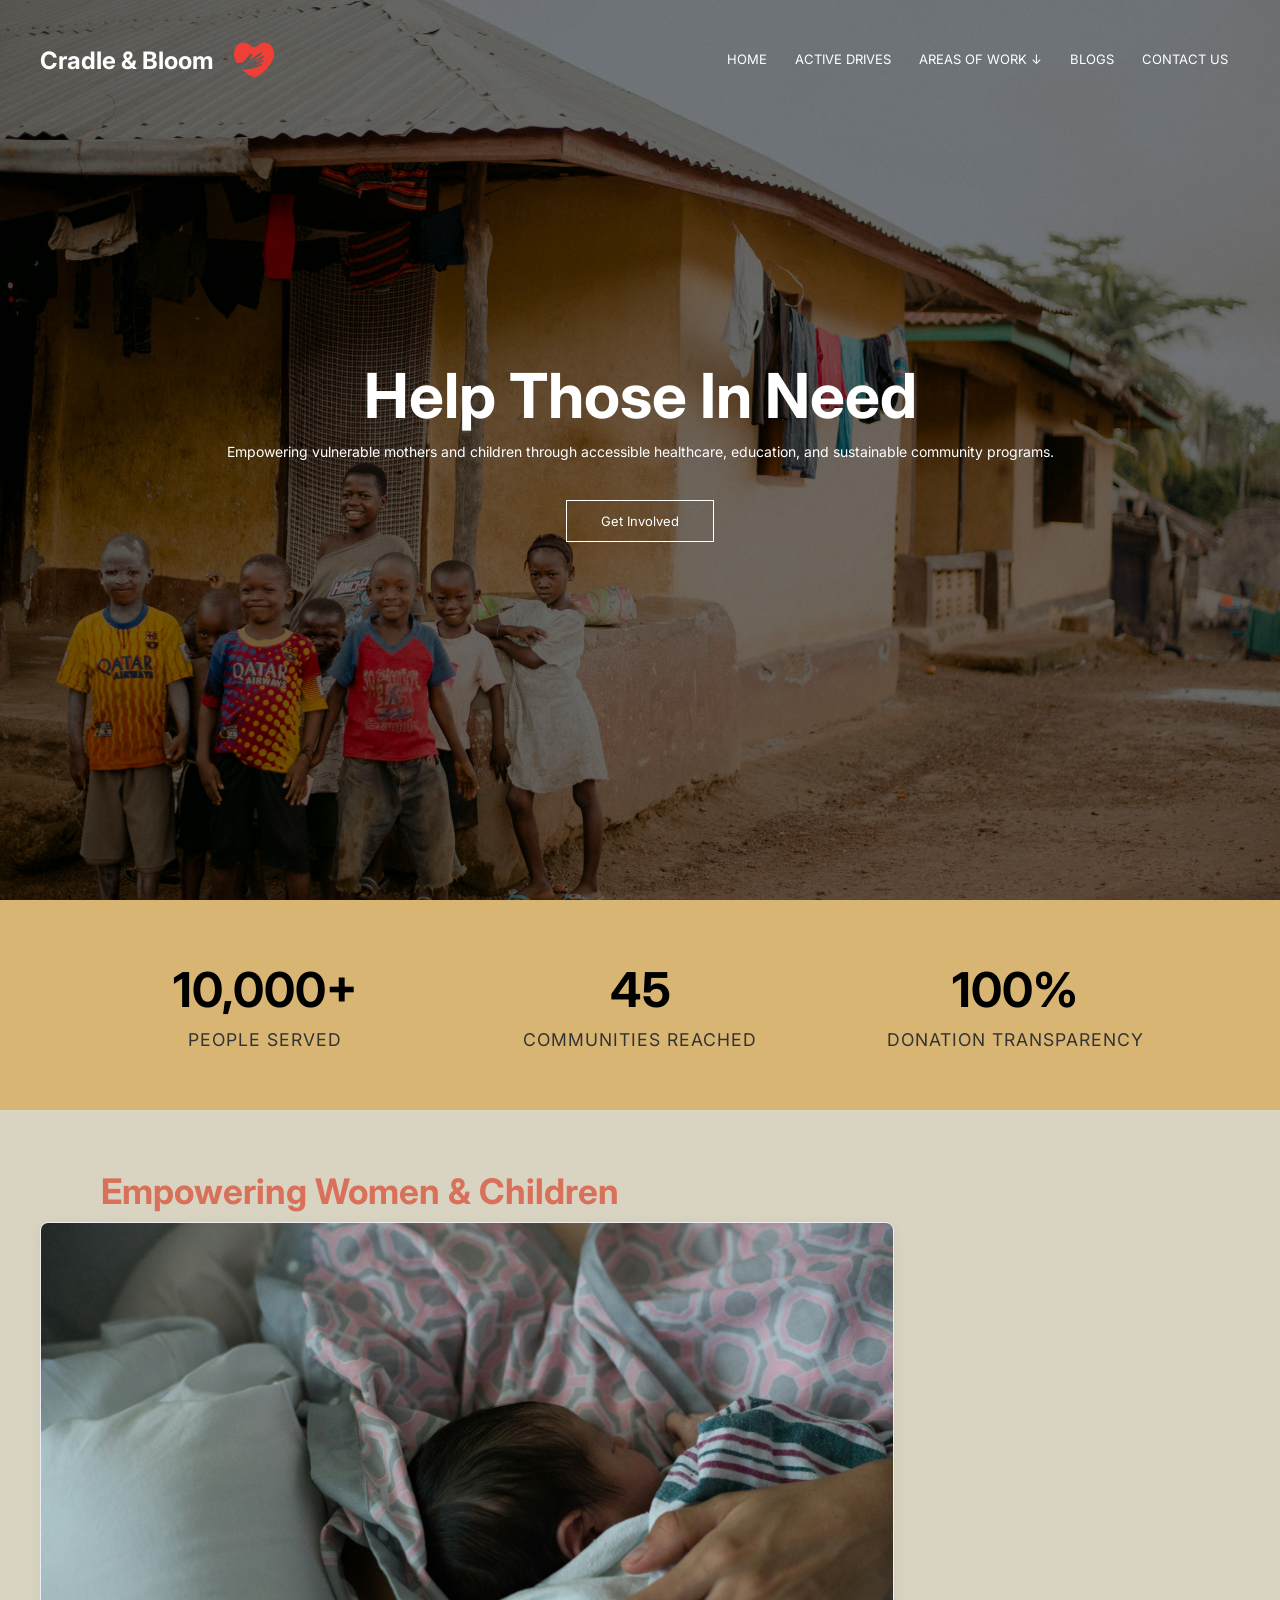
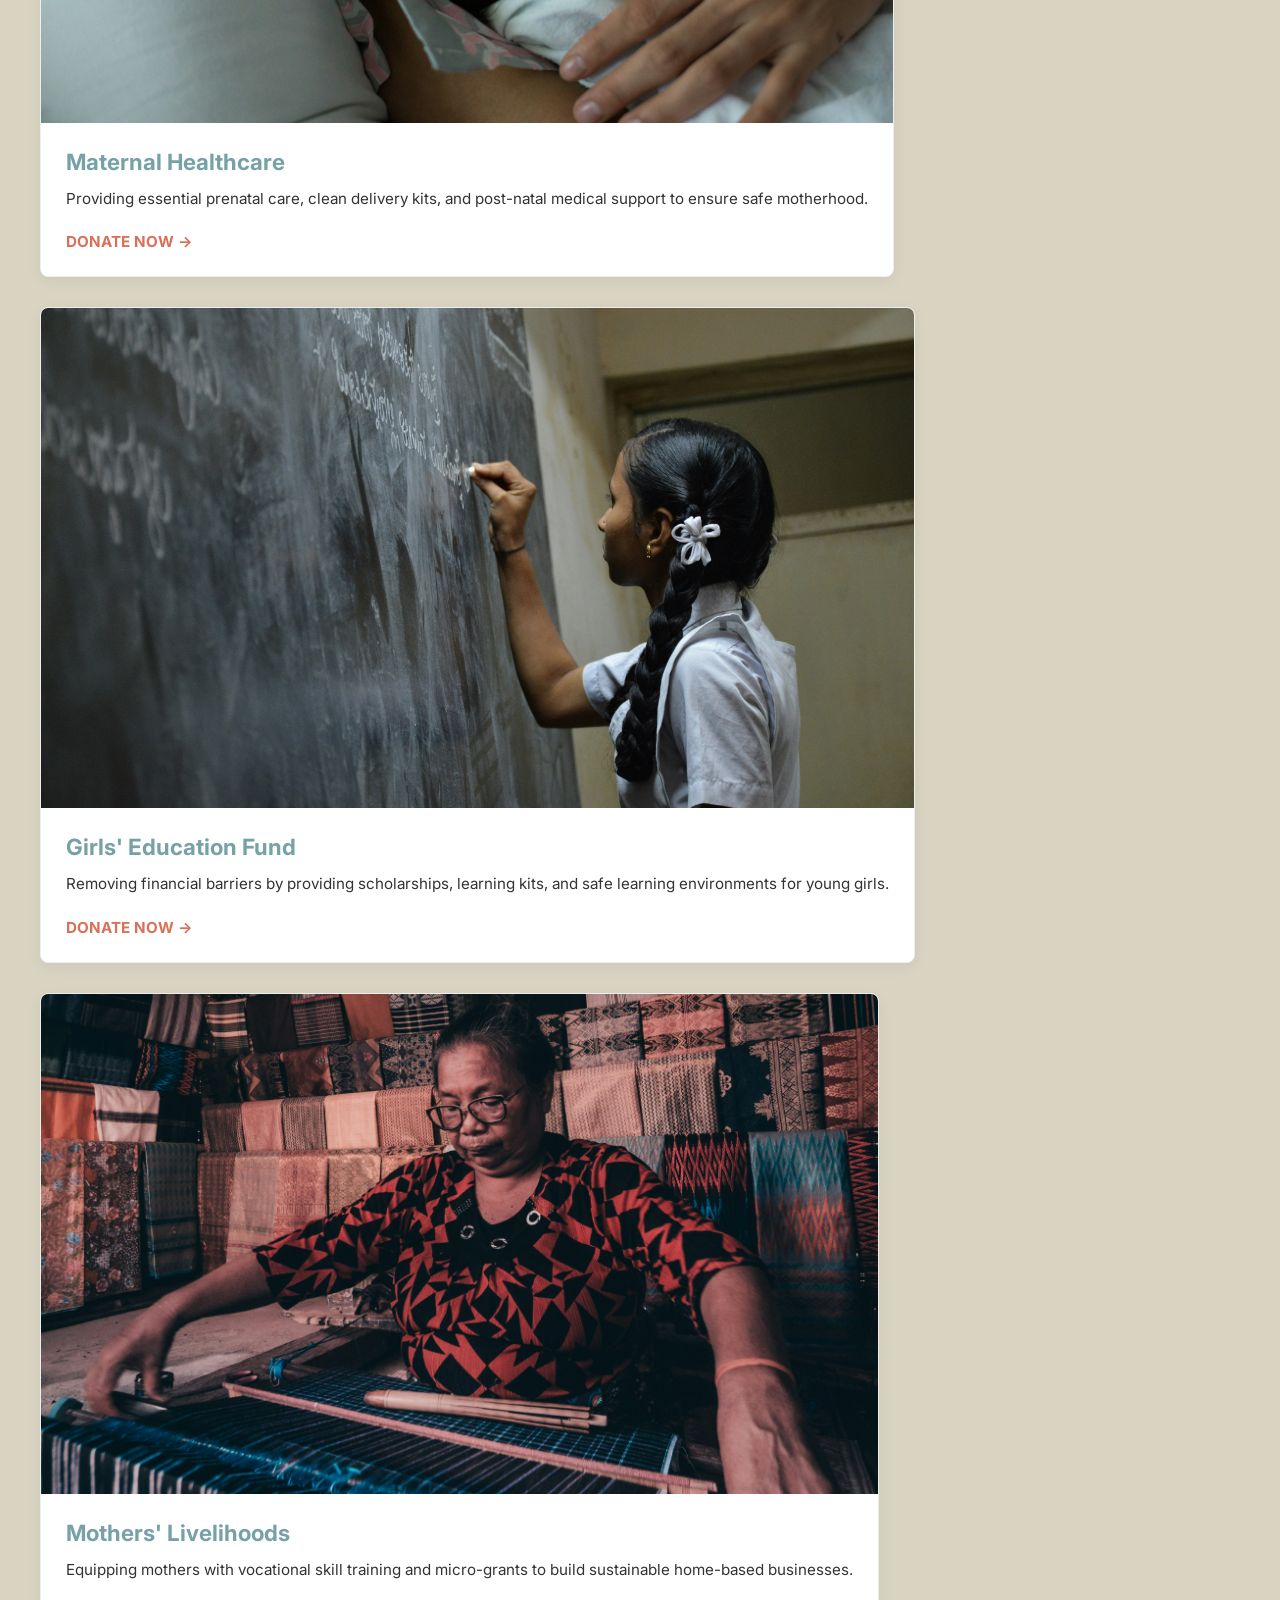
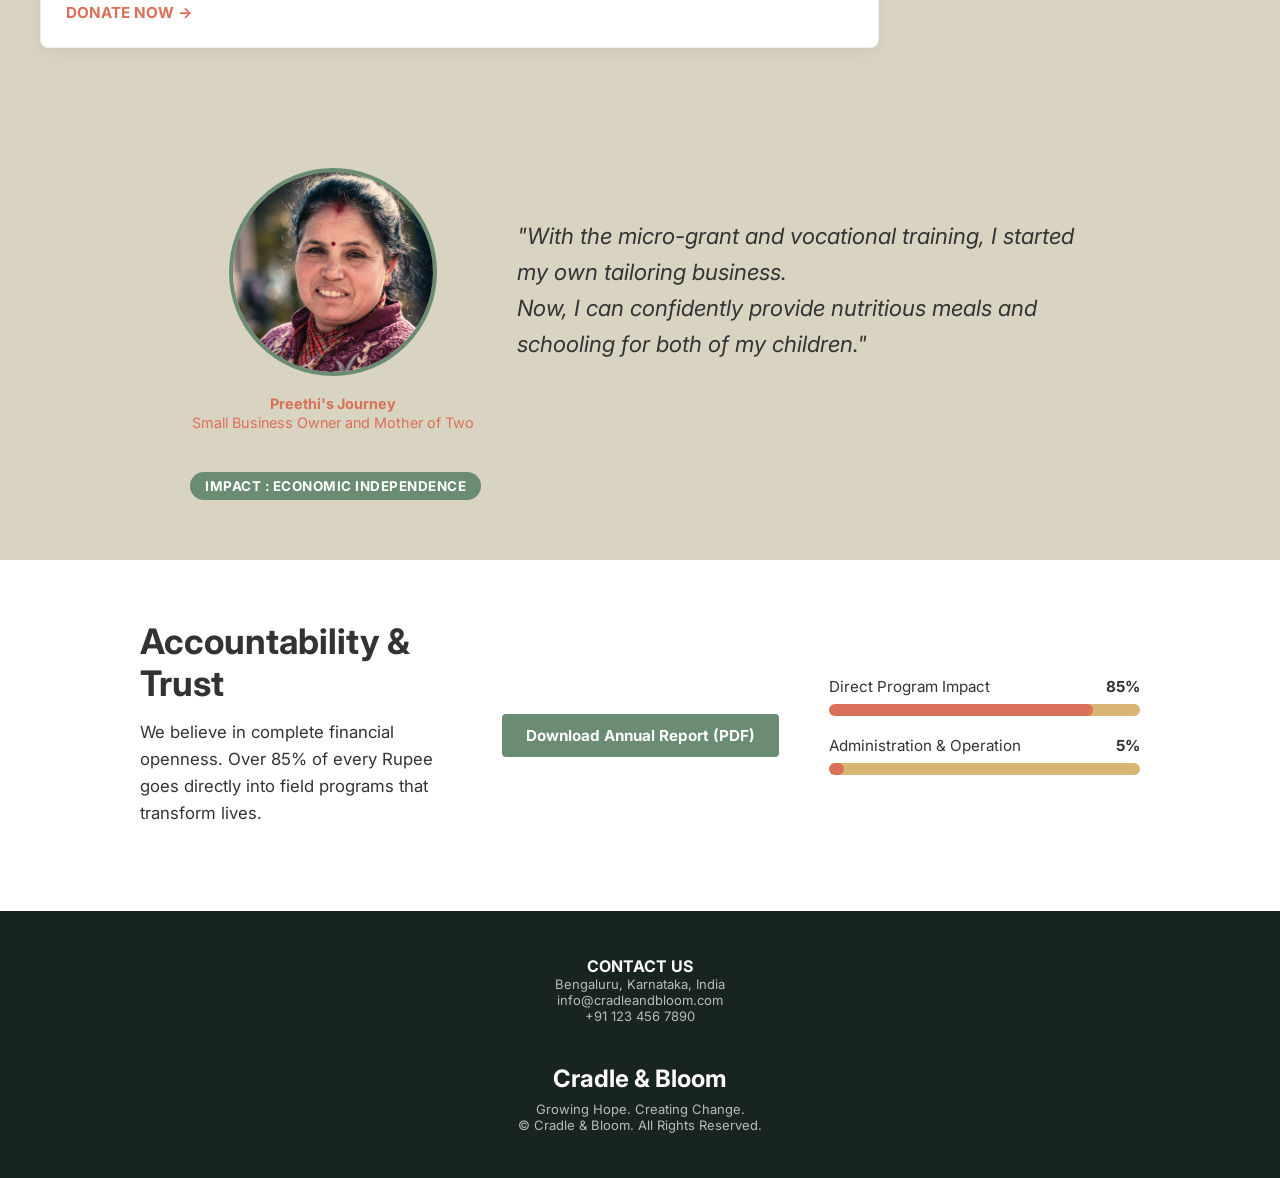
<file: index.html>
<!DOCTYPE html>
<html lang="en">
   <head>
    <meta name="viewport" content="width=device-width", initial-scale="1.0">
    <title>Cradle & Bloom</title>
    <link rel="stylesheet" href="style.css">
    <link rel="preconnect" href="https://fonts.googleapis.com">
<link rel="preconnect" href="https://fonts.gstatic.com" crossorigin>
<link href="https://fonts.googleapis.com/css2?family=Inter:ital,opsz,wght@0,14..32,100..900;1,14..32,100..900&display=swap"
 rel="stylesheet">

   </head> 
   <body>
    <section class="header">
        <nav class="nav">
            <h2 style="color:#fff;">Cradle & Bloom</h2>
            <a href="index.html"><img src="logo-Photoroom.png"></a>
            <div class="nav-links">
                
                <ul>
                    <li><a href="index.html">HOME</a></li>
                    <li><a href="Drives in html.html">ACTIVE DRIVES</a></li>
                    <li class="dropdown">
                         <a href="areas.html">AREAS OF WORK &darr;</a>
                        <div class="dropdown-menu">
                            <a href="areas.html#education">Education</a>
                            <a href="areas.html#healthcare">Healthcare</a>
                            <a href="areas.html#nutrition">Nutrition</a>
                            <a href="areas.html#shelter">Shelter</a>
                            <a href="areas.html#women">Women Empowerment</a>
                        </div>
                    </li>
                    <li><a href="1blogs.html">BLOGS</a></li>
                    <li><a href="contact.html">CONTACT US</a></li>
                </ul>
            </div>
            
        </nav>

    <div class="text-box">
        <h1>Help Those In Need</h1>
        <p>
            Empowering vulnerable mothers and children through accessible healthcare, education, 
            and sustainable community programs.
    
        </p>
        <a href="Drives in html.html" class="hero-btn">Get Involved</a>
    </div>
    </section>

    <!------statistics----------->

    <section class="stats-section">
        <div class="stats-box">
            <div class="stat-item">
                <span class="stat-num">10,000+</span>
                <p class="stat-lbl">People Served</p>
            </div>

            <div class="stat-item">
                <span class="stat-num">45</span>
                <p class="stat-lbl">Communities Reached</p>
            </div>

            <div class="stat-item">
                <span class="stat-num">100%</span>
                <p class="stat-lbl">Donation Transparency</p>
            </div>
        </div>
    </section>

      <!------Programs----------->

      <section class="prog-section">
        <div class="prog-header">
            <h2>Empowering Women & Children<br></h2>
            
        </div>

        <div class="prog-grid">
            <div class="prog-card">
                <div class="prog-img">
                    <img src="maternal-healthcare.jpg" 
                    alt="Mother holding her newborn child">
                </div>

                <div class="prog-body">
                    <h3>Maternal Healthcare</h3>
                    <p>Providing essential prenatal care, clean delivery kits,
                         and post-natal medical support to ensure safe motherhood.
                    </p>
                    <a href="sign-up.html" class="prog-link"> DONATE NOW &rarr;</a>
                    
                </div>
            </div>

            <div class="prog-card">
                <div class="prog-img">
                    <img src="girls-education.jpg">
                </div>

                <div class="prog-body">
                    <h3>Girls' Education Fund</h3>
                    <p>Removing financial barriers by providing scholarships,
                         learning kits, and safe learning environments for young girls.
                    </p>
                    <a href="sign-up.html" class="prog-link"> DONATE NOW &rarr;</a>
                    
                </div>
            </div>

            <div class="prog-card">
                <div class="prog-img">
                    <img src="women-textile.jpg" alt="Woman entrepreneur running a textile business">
                </div>

                <div class="prog-body">
                    <h3>Mothers' Livelihoods</h3>
                    <p>Equipping mothers with vocational skill training 
                        and micro-grants to build sustainable home-based businesses.</p>
                    <a href="sign-up.html" class="prog-link"> DONATE NOW &rarr;</a>
                    
                </div>
            </div>
        </div>
      </section>

      <!------Stories----------->
    
      <section class="story-section">
        <div class="story-container">
            <div class="story-profile">
                <img src="vijaya.jpg" alt="Amina smiling outside her shop">
                <h3>Preethi's Journey</h3>
                <span>Small Business Owner and Mother of Two</span>
            </div>

            <div class="story-content">
                <p class="story-quote">
                    "With the micro-grant and vocational training, I started my own tailoring business.<br>
                    Now, I can confidently provide nutritious meals and schooling for both of my children."
                </p>
            </div>

            <div class="story-badge">Impact : Economic Independence</div>
        </div>
      </section>

      <!------Transperancy----------->

      <section class="trust-section">
        <div class="trust-container">
            <div class="trust-info">
                <h2>Accountability & Trust</h2>
                <p>We believe in complete financial openness.
                    Over 85% of every Rupee goes directly into field programs that transform lives.
                </p>
            </div>
            

            <div>
                <a href="cradle_and_bloom_annual_report.pdf"
                    id="download-report-btn" 
                    class="trust-btn" download>
                    Download Annual Report (PDF)
                </a>
                
            </div>
            <div class="trust-chart">
                <div class="bar-item">
                    <div class="bar-lbl">
                        <span>Direct Program Impact</span>
                        <strong>85%</strong>
                    </div>
                    
                    <div class="bar-bg">
                        <div class="bar-fill" style="width:85%;"></div>
                    </div>
                </div>
                <div class="bar-item">
                    <div class="bar-lbl">
                        <span>Administration & Operation</span>
                        <strong>5%</strong>
                    </div>
                    <div class="bar-bg">
                        <div class="bar-fill" style="width:5%;"></div>
                    </div>
                </div>
            </div>
        </div>
      </section>

    <footer class="footer">

        <h4>CONTACT US</h4>
        <p>Bengaluru, Karnataka, India</p>
        <p>info@cradleandbloom.com</p>
        <p>+91 123 456 7890</p><br><br>

        <h2>Cradle & Bloom</h2>
        <p>
            Growing Hope. Creating Change.
        </p>

        <p>&copy; Cradle & Bloom. All Rights Reserved.</p>

        
    
        
    </footer>

    
   </body>
</html>
</file>
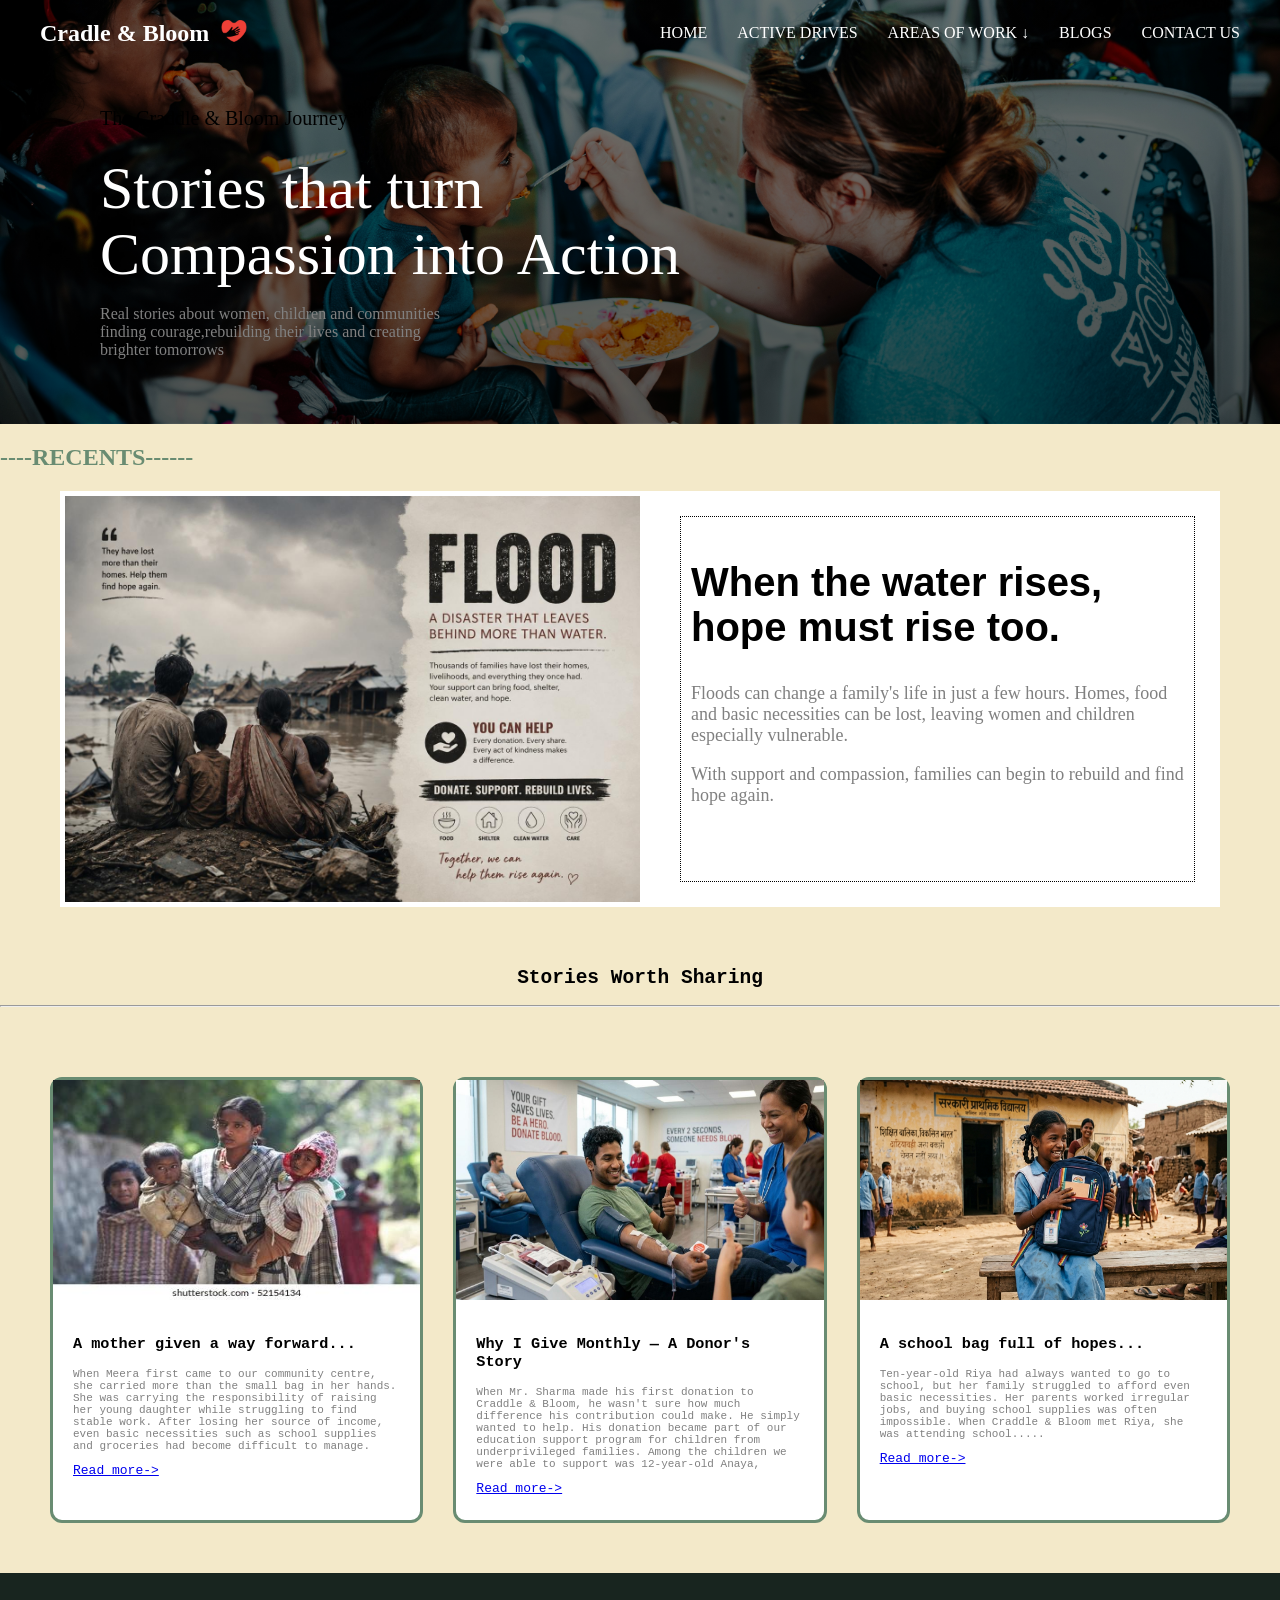
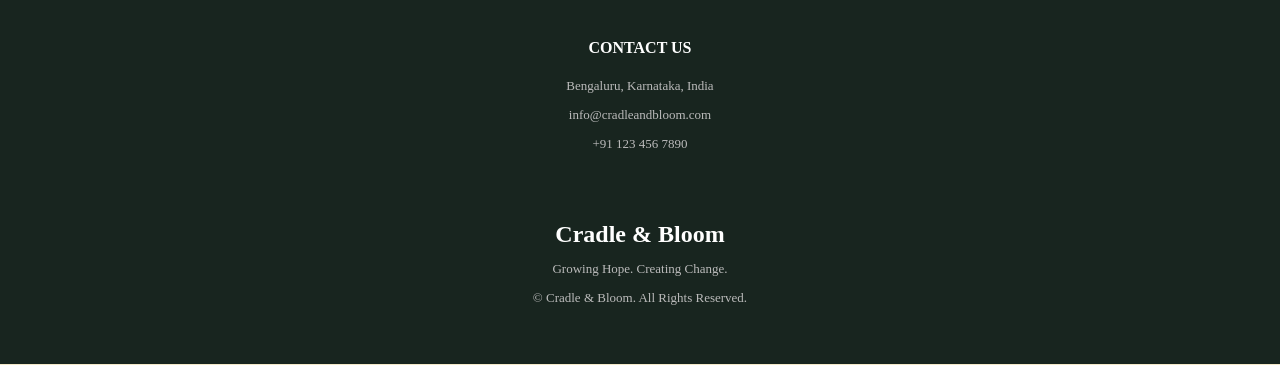
<file: 1blogs.html>
<!DOCTYPE html>
<html>
<head>
    <title>blogs</title>

    <style>
        .nav {
            /* background-color: #698C72; */
            display: flex;
            align-items: center;
            padding: 0 40px;
            margin: 0;
        }

        .nav img {
            width: 50px;
            height: 50px;
        }

        .nav-links {
            margin-left: auto;
        }

        .nav ul {
            display: flex;
            list-style: none;
            gap: 30px;
            margin: 0;
        }

        .nav a {
            color: white;
            font-size: 16px;
            text-decoration: none;
        }

        .nav a:hover {
            text-decoration: underline;
        }

        .sec {
            /* background-color: #D9B573; */
            padding: 40px 100px;
        }

        .journal {
            font-size: 20px;
            font-family: fantasy;
            margin: 0 0 25px 0;
        }

        .sec h1 {
            font-size: 60px;
            font-family: 'Times New Roman', Times, serif;
            font-weight: normal;
            line-height: 1.1;
            margin: 0;
        }

        .story {
            display: flex;
            background-color: white;
            margin: 60px;
            margin-top: 10px;
            padding: 5px;
            gap: 20px;
        }

        .story img {
            width: 50%;
        }

        .storyText {
            margin: 20px;
            border: 1px dotted black;
            padding: 10px;
        }

        .storyText h2 {
            font-size: 40px;
            font-family: 'Segoe UI', Tahoma, Geneva, Verdana, sans-serif;
        }

        .storyText p {
            font-size: 18px;
            color: grey;
        }

        .cards {
            display: flex;
            gap: 30px;
            margin-top: 20px;
            padding: 50px;
        }

        .card {
            width: 33%;
            background-color: white;
            border: 3px solid #698C72;
            border-radius: 12px;
        }

        .cardimg {
            height: 220px;
        }

        .cardimg img {
            width: 100%;
            height: 100%;
        }

        .cardcontent {
            height: 180px;
            font-family: monospace;
            padding: 20px;
        }

        footer {
            background: #18251f;
            color: white;
            text-align: center;
            padding: 45px 20px;
        }

        footer h2 {
            margin-bottom: 8px;
        }

        footer p {
            color: #bbb;
            font-size: 13px;
        }

        .footer-col p {
            color: #e0e0e0;
            font-size: 7px;
            margin-bottom: 8px;
            line-height: 1;
        }

        .header {
            background: linear-gradient(
                rgba(0, 0, 0, 0.3),
                rgba(0, 0, 0, 0.5)
            ),
            url("nutrition.jpg");
            background-size: cover;
            background-position: center;
        }
         .dropdown{
    position: relative;
   }

.dropdown-menu{
    position: absolute;
    top: 100%;
    right: 0;
    background: #fff;
    min-width: 190px;
    padding:10px 0;
    border-radius: 9px;
    box-shadow: 0 9px 0 rgba(0, 0, 0, 0.05);
    opacity: 0;
    visibility: hidden;
    transition: 0.3s;
}

.dropdown-menu a{
    display: block;
    color: #333 !important;
    padding: 12px 8px;
    text-align: left;
    font-size: 13px;
}

.dropdown-menu a:hover{
    background: #d9d3c1;
    color:#D97059;
}

.dropdown:hover .dropdown-menu{
    opacity:1;
    visibility: visible;
    transform: translateY(0);
}
    </style>
</head>

<body style="background-color: #F3E9C9; margin:0">

    <section class="header">

        <nav class="nav">

            <h2 style="color:#fff;">Cradle & Bloom</h2>

            <a href="index.html">
                <img src="logo-Photoroom.png">
            </a>

            <div class="nav-links">
                <ul>
                    <li><a href="index.html">HOME</a></li>
                    <li><a href="Drives in html.html">ACTIVE DRIVES</a></li>
                    <li class="dropdown">
                         <a href="areas.html">AREAS OF WORK &darr;</a>
                        <div class="dropdown-menu">
                            <a href="areas.html#education">Education</a>
                            <a href="areas.html#healthcare">Healthcare</a>
                            <a href="areas.html#nutrition">Nutrition</a>
                            <a href="areas.html#shelter">Shelter</a>
                            <a href="areas.html#women">Women Empowerment</a>
                        </div>
                    </li>
                    <li><a href="1blogs.html">BLOGS</a></li>
                    <li><a href="contact.html">CONTACT US</a></li>
                </ul>
            </div>

        </nav>

        <section class="sec">

            <p class="journal">The Craddle & Bloom Journey</p>

            <h1 style="color:white">
                Stories that turn<br>
                Compassion into Action
            </h1>

            <br>

            <p style="font-size:16px;color:grey;font-family:'Times New Roman', Times, serif;margin: 0 0 25px 0">
                Real stories about women, children and communities<br>
                finding courage,rebuilding their lives and creating<br>
                brighter tomorrows
            </p>

        </section>

    </section>


    <section>

        <h1 style="color:#698C72">
            <b>----RECENTS------</b>
        </h1>

        <div class="story">

            <img src="blogs-banner.jpeg" alt="flood">

            <div class="storyText">

                <h2>When the water rises, hope must rise too.</h2>

                <p>
                    Floods can change a family's life in just a few hours.
                    Homes, food and basic necessities can be lost, leaving
                    women and children especially vulnerable.
                </p>

                <p>
                    With support and compassion, families can begin to rebuild
                    and find hope again.
                </p>

            </div>

        </div>


        <h1 style="text-align:center;font-family:monospace">
            Stories Worth Sharing
        </h1>

        <hr>


        <div class="cards">

            <div class="card">

                <div class="cardimg">
                    <img src="women.jpeg">
                </div>

                <div class="cardcontent">

                    <h3>
                        A mother given a way forward...
                    </h3>

                    <p style="font-size:11px;color:grey">
                        When Meera first came to our community centre, she carried more than the small bag in her hands. She was carrying the responsibility of raising her young daughter while struggling to find stable work.

                        After losing her source of income, even basic necessities such as school supplies and groceries had become difficult to manage.
                    </p>

                    <a href="women.html">Read more-></a>

                </div>

            </div>


            <div class="card">

                <div class="cardimg">
                    <img src="donor.jpeg">
                </div>

                <div class="cardcontent">

                    <h3>
                        Why I Give Monthly — A Donor's Story
                    </h3>

                    <p style="font-size:11px;color:grey">
                        When Mr. Sharma made his first donation to Craddle & Bloom, he wasn't sure how much difference his contribution could make.
                        He simply wanted to help.
                        His donation became part of our education support program for children from underprivileged families. Among the children we were able to support was 12-year-old Anaya,
                    </p>

                    <a href="donor.html">Read more-></a>

                </div>

            </div>


            <div class="card">

                <div class="cardimg">
                    <img src="bag.png">
                </div>

                <div class="cardcontent">

                    <h3>
                        A school bag full of hopes...
                    </h3>

                    <p style="font-size:11px;color:grey">
                        Ten-year-old Riya had always wanted to go to school, but her family struggled to afford even basic necessities. Her parents worked irregular jobs, and buying school supplies was often impossible.
                        When Craddle & Bloom met Riya, she was attending school.....
                    </p>

                    <a href="bags.html">Read more-></a>

                </div>

            </div>

        </div>


        <footer class="footer">

            <h4>CONTACT US</h4>

            <p>Bengaluru, Karnataka, India</p>
            <p>info@cradleandbloom.com</p>
            <p>+91 123 456 7890</p>

            <br><br>

            <h2>Cradle & Bloom</h2>

            <p>
                Growing Hope. Creating Change.
            </p>

            <p>
                &copy; Cradle & Bloom. All Rights Reserved.
            </p>

        </footer>

    </section>

</body>
</html>
</file>
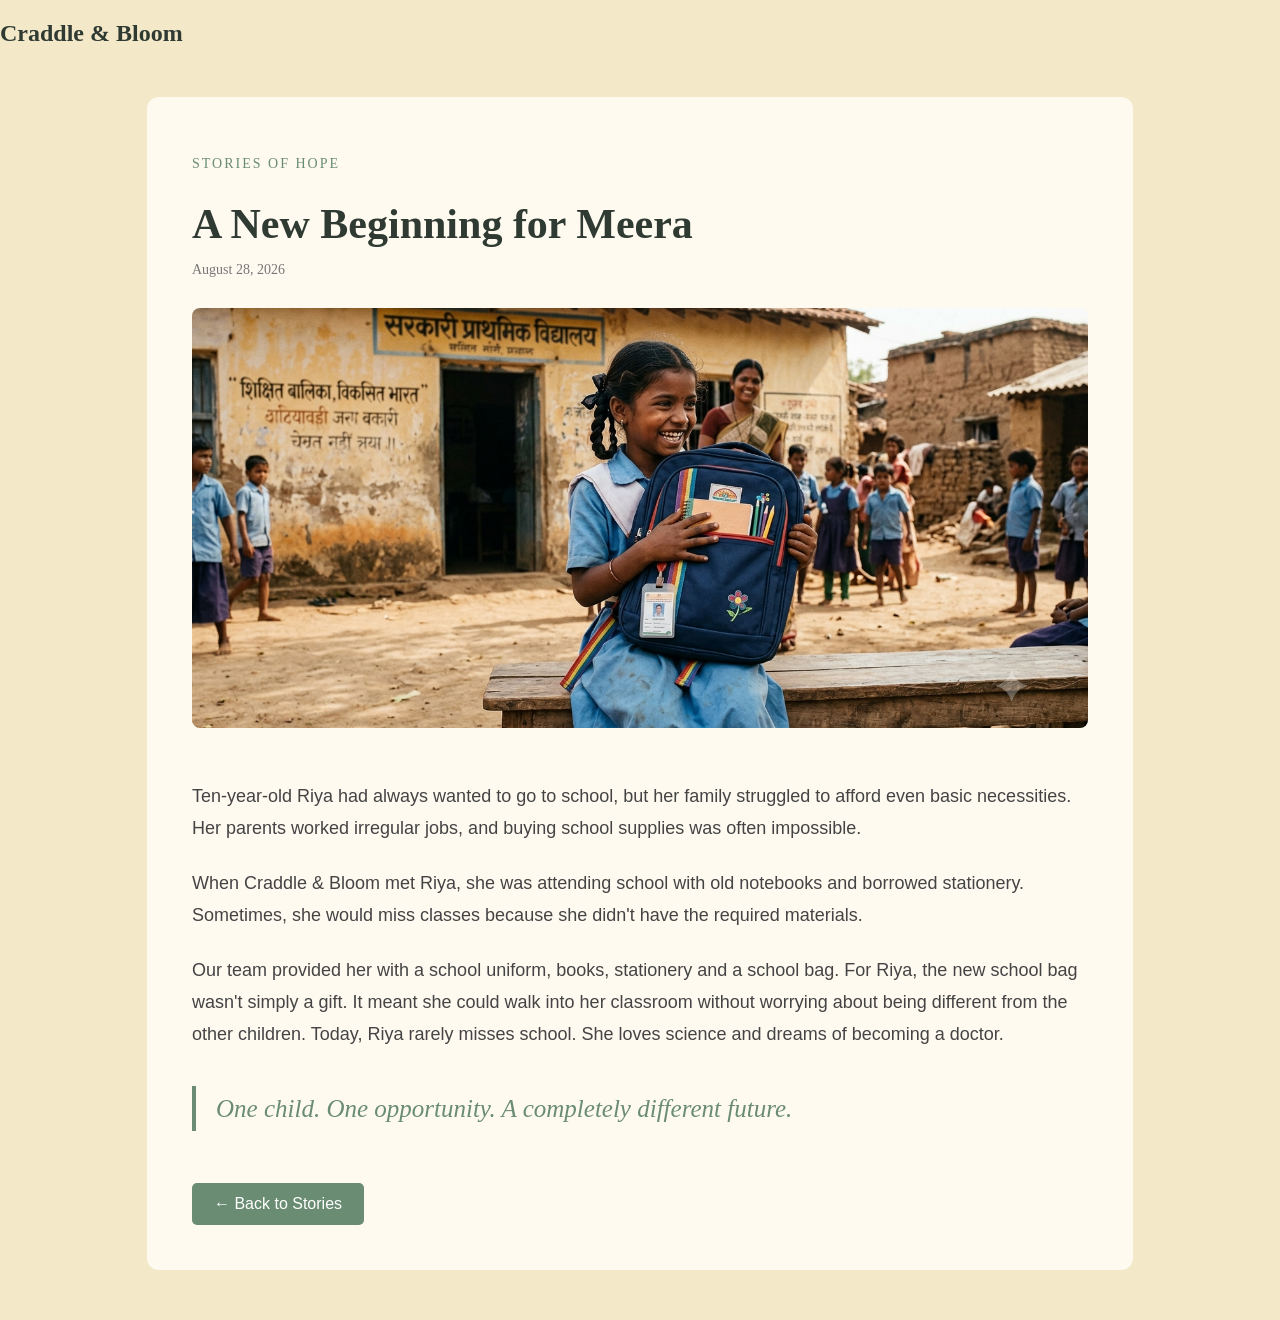
<file: bags.html>
<!DOCTYPE html>
<html>
<head>
    <title>Story - Craddle & Bloom</title>

    <style>
        body {
            margin: 0;
            background-color: #F3E9C9;
            font-family: Georgia, 'Times New Roman', serif;
            color: #2f3a32;
        }

        

        .blog {
            width: 70%;
            margin: 50px auto;
            background-color: #fffaf0;
            padding: 45px;
            border-radius: 12px;
        }

        .category {
            color: #698C72;
            font-size: 14px;
            letter-spacing: 2px;
            text-transform: uppercase;
        }

        h1 {
            font-size: 42px;
            margin-bottom: 10px;
        }

        .date {
            color: #777;
            font-size: 14px;
            margin-bottom: 30px;
        }

        .story-image {
            width: 100%;
            height: 420px;
            object-fit: cover;
            border-radius: 8px;
            margin-bottom: 30px;
        }

        .story-text {
            font-family: Arial, sans-serif;
            font-size: 18px;
            line-height: 1.8;
            color: #444;
        }

        .story-text p {
            margin-bottom: 22px;
        }

        .quote {
            font-family: Georgia, serif;
            font-size: 25px;
            font-style: italic;
            color: #698C72;
            border-left: 4px solid #698C72;
            padding-left: 20px;
            margin: 35px 0;
        }

        

        .back {
            display: inline-block;
            margin-top: 30px;
            text-decoration: none;
            color: white;
            background-color: #698C72;
            padding: 12px 22px;
            border-radius: 5px;
            font-family: Arial, sans-serif;
        }

        .back:hover {
            background-color: #52705a;
        }

        
    </style>
</head>

<body>

    <div class="navbar">
        <h2>Craddle & Bloom</h2>
    </div>


    <div class="blog">

        <p class="category">Stories of Hope</p>

        <h1>A New Beginning for Meera</h1>

        <p class="date">August 28, 2026</p>


        <img src="bag.png" 
             alt="Mother and child"
             class="story-image">


        <div class="story-text">

            <p>
                Ten-year-old Riya had always wanted to go to school, but her family struggled
                to afford even basic necessities. Her parents worked irregular jobs,
                and buying school supplies was often impossible.
            </p>

            <p>
                When Craddle & Bloom met Riya, she was attending school with old notebooks 
                and borrowed stationery. Sometimes, she would miss classes because she didn't have the 
                required materials.
            </p>

            

            <p>
                Our team provided her with a school uniform, books, stationery and a school bag.
                For Riya, the new school bag wasn't simply a gift. It meant she could walk into her classroom without worrying about being different from the other children.
                Today, Riya rarely misses school. She loves science and dreams of becoming a doctor.
            </p>

            <p class="quote">
                One child. One opportunity. A completely different future.
                
            </p>

            


            


            

        </div>


        <a href="1blogs.html" class="back">
            ← Back to Stories
        </a>

    </div>


    

</body>
</html>
</file>
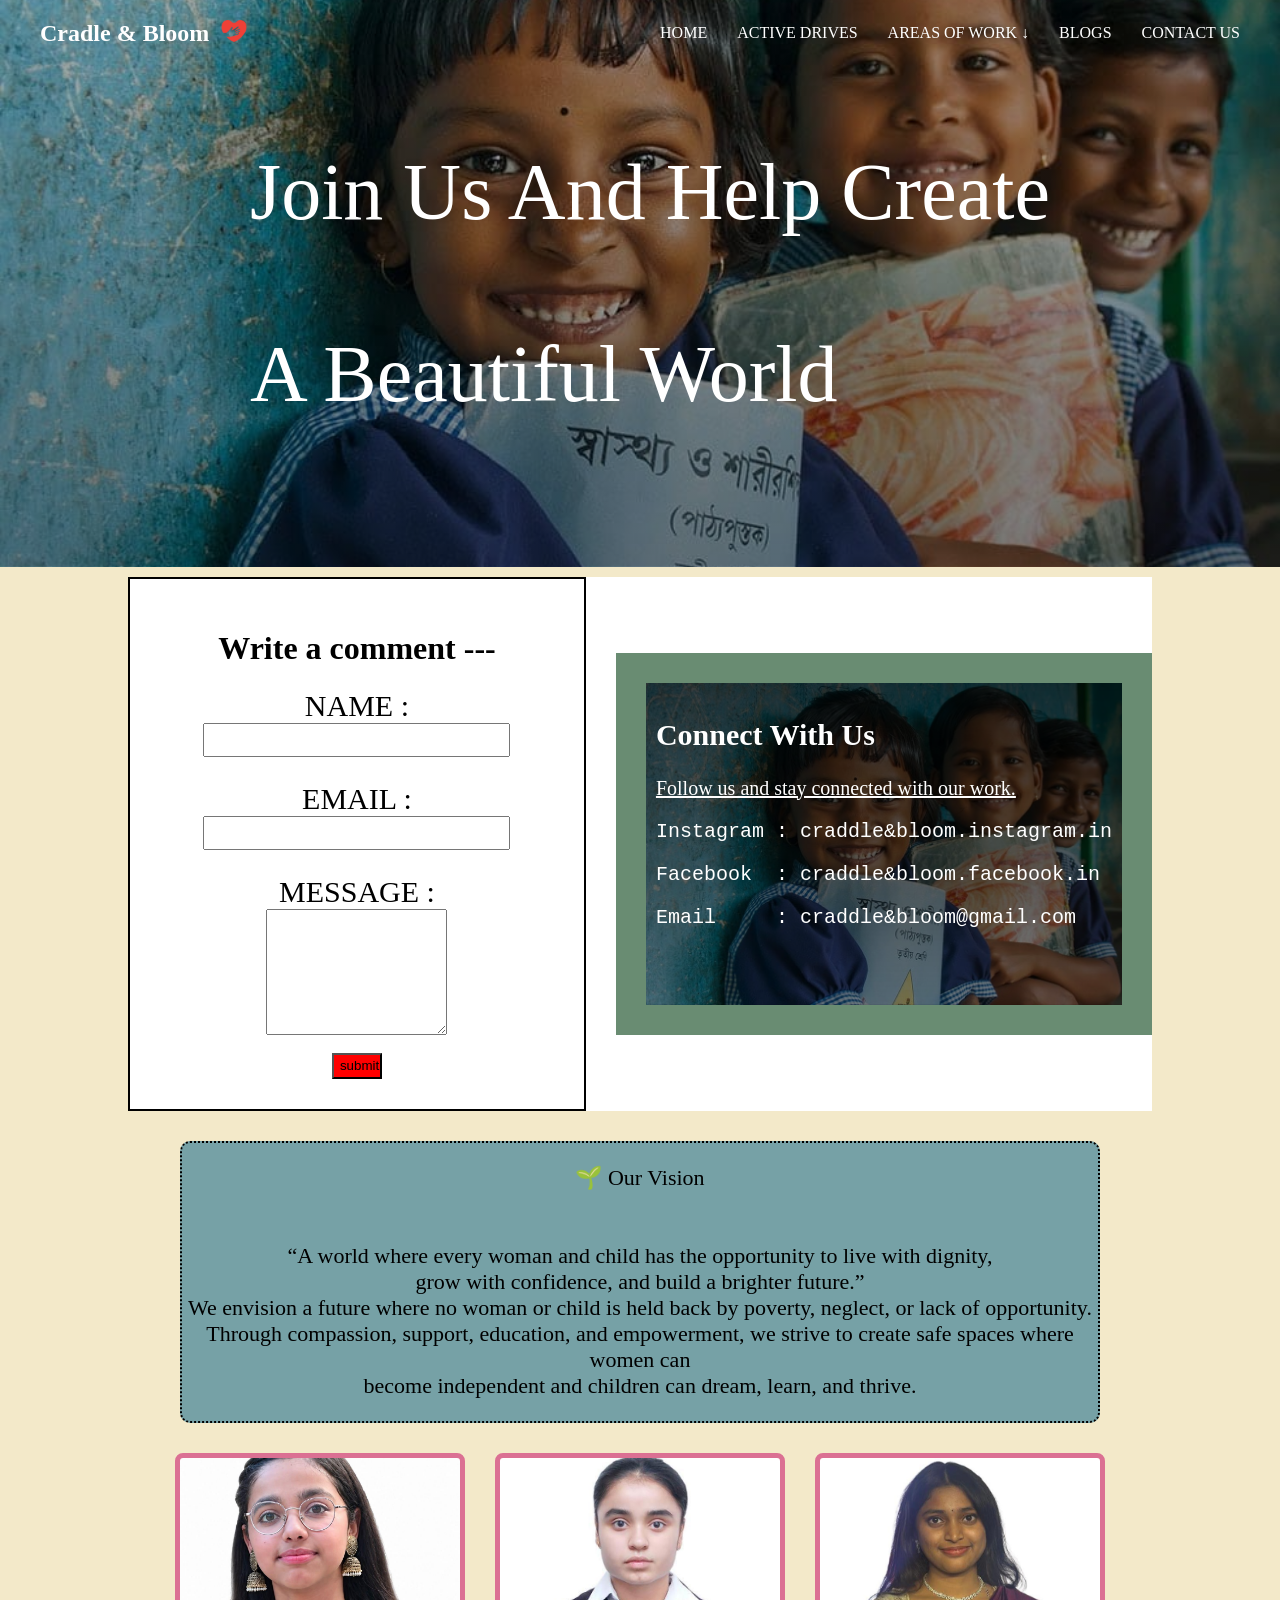
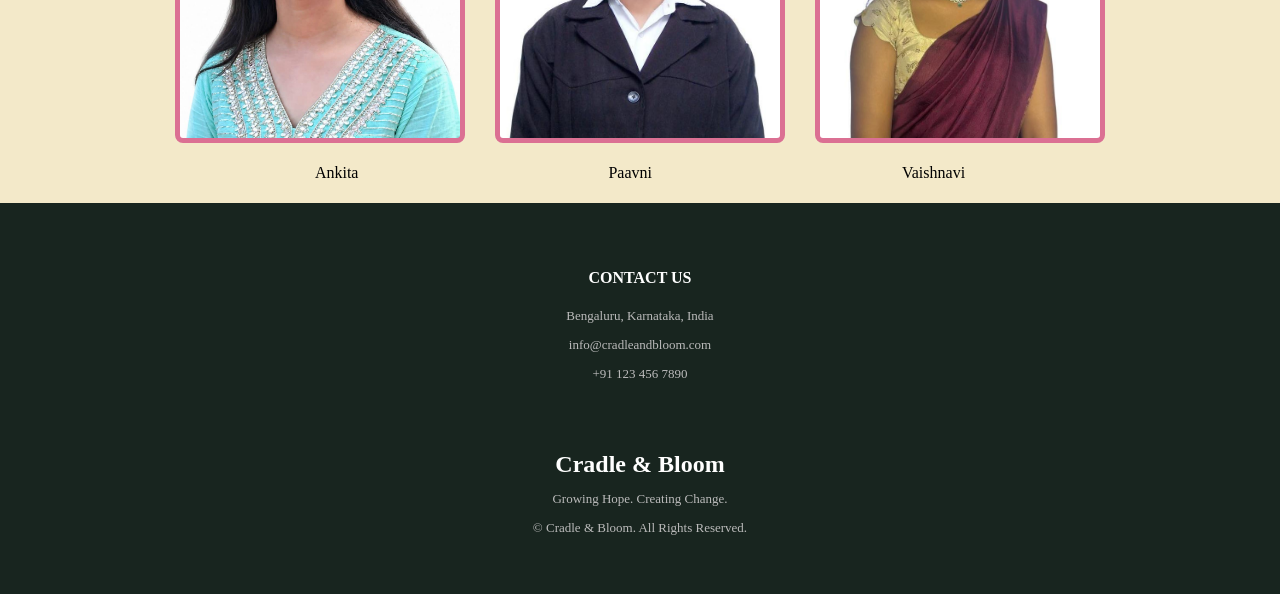
<file: contact.html>
<!DOCTYPE html>
<head>
    <title>Contact Us</title>
    <style>
        .nav {
    /* background-color: #698C72; */
    display: flex;
    align-items: center;
    padding: 0 40px;
    margin: 0;
}

.nav img {
    width: 50px;
    height: 50px;
}

.nav-links {
    margin-left: auto;
}

.nav ul {
    display: flex;
    list-style: none;
    gap: 30px;
    margin: 0;
}

.nav a {
    color: white;
    font-size: 16px;
    text-decoration: none;
}

.nav a:hover {
    text-decoration: underline;
}

.bg{
    height:500px;
    /* background-image: linear-gradient(rgba(0,0,0,0.75),rgba(0,0,0,0.5)),url("education.jpeg");
    background-size:cover;
    background-position:center; */
    display:flex;
    
}

.dropdown{
    position: relative;
   }

.dropdown-menu{
    position: absolute;
    top: 100%;
    right: 0;
    background: #fff;
    min-width: 190px;
    padding:10px 0;
    border-radius: 9px;
    box-shadow: 0 9px 0 rgba(0, 0, 0, 0.05);
    opacity: 0;
    visibility: hidden;
    transition: 0.3s;
}

.dropdown-menu a{
    display: block;
    color: #333 !important;
    padding: 12px 8px;
    text-align: left;
    font-size: 13px;
}

.dropdown-menu a:hover{
    background: #d9d3c1;
    color:#D97059;
}

.dropdown:hover .dropdown-menu{
    opacity:1;
    visibility: visible;
    transform: translateY(0);
}


.header {
    background: linear-gradient(
        rgba(0, 0, 0, 0.3),
        rgba(0, 0, 0, 0.5)
    ),
    url("education.jpeg");
    background-size: cover;
    background-position: center;
}
.text{
    color:white;
    padding-left:250px;
}
.text p{
    font-size:80px
}
.vision{
    background-color:#76A1A6;
    display:flex;
    justify-content:center;
    margin:30px 180px;
    border-radius:10px;
    border:2px dotted black;

    
}

.pictures{
    display:flex;
    align-items: center;
    gap:30px;
    justify-content:center;
}

.one,.two,.three{
    background-size:cover;
    background-position:center;
    display:flex;
    width:280px ;
    height: 280px;

    align-items: center;
    justify-content: center;
    border-radius:8px;
    border:5px solid palevioletred;

}
.names{
    display:flex;
    align-items: center;
    gap:240px;
    justify-content:center;
}

.onet,.twot,.threet{
    
    

    display: flex;
    align-items: center;
    justify-content: center;
    /* border-radius:8px; */
    /* border:2px solid palevioletred; */
    margin:5px;
    color:black;
    font-family: 'Times New Roman', Times, serif;

}


.one {
    background-image: url("ankita.jpeg");

}
.two {
    background-image: url("paavni1.jpeg");
}
.three {
    background-image: url("vaishnavi.jpeg");
}



footer{
    background: #18251f;
    color: white;
    text-align: center;
    padding: 45px 20px;
}

footer h2{
    margin-bottom: 8px;
}

footer p{
    color: #bbb;
    font-size: 13px;
}

.footer-col p{
    color: #e0e0e0;
    font-size: 7px;
    margin-bottom: 8px;
    line-height: 1;
}
.box{
    display:flex;
    width:80%;
    gap:30px;
    margin:10px auto;
    align-items : center;
    justify-content:center;
    background-color:white;

    

}
.commentbox{
    display:flex;
    flex-direction:column;
    align-items: center;
    justify-content:center
    

}
.commentbox label{
    color:black;
    font-family:'Times New Roman', Times, serif;
    font-size:30px
}
.commentbox input{
    margin-bottom: 25px;
    font-size:24px;
}
.form{
    display:flex;
    flex-direction:column;
    align-items : center;
    justify-content:center;
    border:2px solid black;
    padding:30px;
    width:50%
    

}
.connect{
    width:50%;
    background-image: linear-gradient(rgba(0,0,0,0.75),rgba(0,0,0,0.5)),url(education.jpeg);
    color:white;
    font-size:20px;
    font-family:fantasy;
    padding:10px;
    background-size:cover;
    background-position:center;
    margin:0;
    border:30px solid #698C72;
    

}

@media only screen and(max-width:800px){
    body{
        background-color: blueviolet;
    }
}
    </style>
</head>
<body style="background-color: #F3E9C9;margin:0">
    <nav class="header">
        <nav class="nav">

                <h2 style="color:#fff;">Cradle & Bloom</h2>

                <a href="index.html">
                    <img src="logo-Photoroom.png">
                </a>

                <div class="nav-links">
                    <ul>
                        <li><a href="index.html">HOME</a></li>
                        <li><a href="Drives in html.html">ACTIVE DRIVES</a></li>
                        <li class="dropdown">
                            <a href="areas.html">AREAS OF WORK &darr;</a>
                            <div class="dropdown-menu">
                                <a href="areas.html#education">Education</a>
                                <a href="areas.html#healthcare">Healthcare</a>
                                <a href="areas.html#nutrition">Nutrition</a>
                                <a href="areas.html#shelter">Shelter</a>
                                <a href="areas.html#women">Women Empowerment</a>
                            </div>
                        </li>
                    
                        <li><a href="1blogs.html">BLOGS</a></li>
                        <li><a href="contact.html">CONTACT US</a></li>
                    </ul>
                </div>

        </nav>
        
        <section class="bg">
            <div class="text">
                <p >
                    Join Us And Help Create<br><br>
                    A Beautiful World
                </p>
                
            </div>    
        </section>
        
    </nav>
    
    <div class="box">
        <div class="form">
            <h1 style="font-family: fantasy;"> Write a comment ---</h1>
            <form class="commentbox">
                <label >NAME : </label>
                <input type="text"></input>

                <label >EMAIL : </label>
                <input type="email"></input>

                <label >MESSAGE : </label>
                <textarea style="height:120px"></textarea>
                <br>
                <button type="submit" style="background-color: red;width:50px;height:26px">submit</button>
                

            </form>
            
        </div>
        
        <div class="connect">
            <h2>Connect With Us</h2>
            <p><u>Follow us and stay connected with our work.</u></p>

            <pre>Instagram : craddle&bloom.instagram.in</pre>
            <pre>Facebook  : craddle&bloom.facebook.in</pre>
            <pre>Email     : craddle&bloom@gmail.com</pre>
            <br><br>

        </div>
    </div>

   



    <section class="vision">
        <p style="text-align:center;font-family: fantasy; font-size:22px">
            

            🌱 Our Vision<br><br><br>
            “A world where every woman and child has the opportunity to live with dignity, <br>grow with confidence, and build a brighter future.”<br>

            We envision a future where no woman or child is held back by poverty, neglect, or lack of opportunity.<br> Through compassion, support, education, and empowerment, we strive to create safe spaces where women can<br> become independent and children can dream, learn, and thrive.

        </p>

    </section>
    <section class="pictures">
        <div class="one">  
             
        </div>
        <div class="two">  
        </div>

        <div class="three"> 
        </div>

        
    </section>
    <section class="names">
        <div class="onet">  
            <p>Ankita</p>
             
        </div>
        <div class="twot">  
            <p>Paavni</p>
        </div>

        <div class="threet"> 
            <p>Vaishnavi</p>
        </div>
    </section>

    

    <footer class="footer">

        <h4>CONTACT US</h4>
        <p>Bengaluru, Karnataka, India</p>
        <p>info@cradleandbloom.com</p>
        <p>+91 123 456 7890</p><br><br>

        <h2>Cradle & Bloom</h2>
        <p>
            Growing Hope. Creating Change.
        </p>

        <p>&copy; Cradle & Bloom. All Rights Reserved.</p>

        
    
        
    </footer>
    
</body>
</html>
</file>
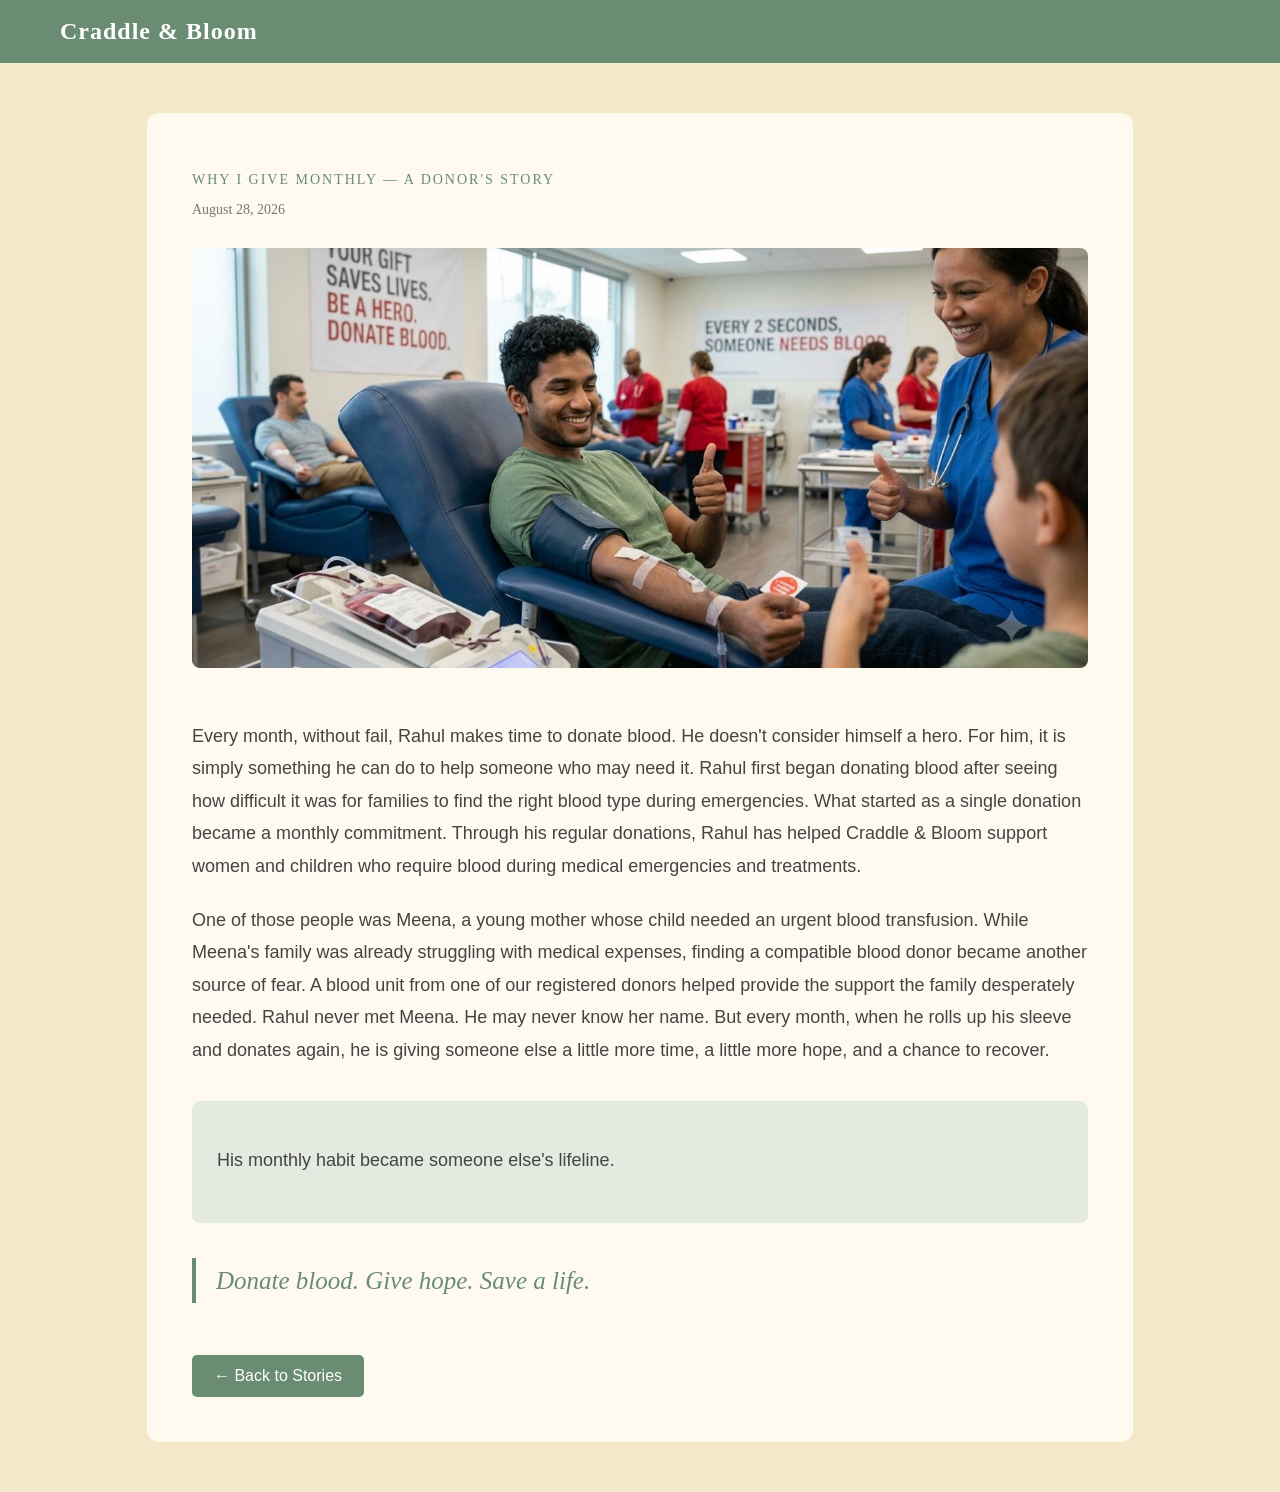
<file: donor.html>
<!DOCTYPE html>
<html>
<head>
    <title>Story - Craddle & Bloom</title>

    <style>
        body {
            margin: 0;
            background-color: #F3E9C9;
            font-family: Georgia, 'Times New Roman', serif;
            color: #2f3a32;
        }

        .navbar {
            background-color: #698C72;
            padding: 18px 60px;
        }

        .navbar h2 {
            margin: 0;
            color: white;
            letter-spacing: 1px;
        }

        .blog {
            width: 70%;
            margin: 50px auto;
            background-color: #fffaf0;
            padding: 45px;
            border-radius: 12px;
        }

        .category {
            color: #698C72;
            font-size: 14px;
            letter-spacing: 2px;
            text-transform: uppercase;
        }

        h1 {
            font-size: 42px;
            margin-bottom: 10px;
        }

        .date {
            color: #777;
            font-size: 14px;
            margin-bottom: 30px;
        }

        .story-image {
            width: 100%;
            height: 420px;
            object-fit: cover;
            border-radius: 8px;
            margin-bottom: 30px;
        }

        .story-text {
            font-family: Arial, sans-serif;
            font-size: 18px;
            line-height: 1.8;
            color: #444;
        }

        .story-text p {
            margin-bottom: 22px;
        }

        .quote {
            font-family: Georgia, serif;
            font-size: 25px;
            font-style: italic;
            color: #698C72;
            border-left: 4px solid #698C72;
            padding-left: 20px;
            margin: 35px 0;
        }

        .highlight {
            background-color: #e4eadf;
            padding: 25px;
            margin-top: 35px;
            border-radius: 8px;
        }

        .highlight h3 {
            margin-top: 0;
            color: #4e6d56;
        }

        .back {
            display: inline-block;
            margin-top: 30px;
            text-decoration: none;
            color: white;
            background-color: #698C72;
            padding: 12px 22px;
            border-radius: 5px;
            font-family: Arial, sans-serif;
        }

        .back:hover {
            background-color: #52705a;
        }

        
    </style>
</head>

<body>

    <div class="navbar">
        <h2>Craddle & Bloom</h2>
    </div>


    <div class="blog">

        <p class="category">Why I Give Monthly — A Donor's Story</p>

        

        <p class="date">August 28, 2026</p>


        <img src="donor.jpeg" 
             alt="Mother and child"
             class="story-image">


        <div class="story-text">

            <p>
               Every month, without fail, Rahul makes time to donate blood.
                He doesn't consider himself a hero. For him, it is simply something he can do to help someone who may need it.
                Rahul first began donating blood after seeing how difficult it was for families to find the right blood type during emergencies. What started as a single donation became a monthly commitment.
                Through his regular donations, Rahul has helped Craddle & Bloom support women and children who require blood during medical emergencies and treatments.
                
            </p>
            
                

            

            <p>
                One of those people was Meena, a young mother whose child needed an urgent blood transfusion.
                While Meena's family was already struggling with medical expenses, finding a compatible blood donor became another source of fear.
                A blood unit from one of our registered donors helped provide the support the family desperately needed.
                Rahul never met Meena.
                He may never know her name.
                But every month, when he rolls up his sleeve and donates again, he is giving someone else a little more time, a little more hope, and a chance to recover.
            </p>

            


            <div class="highlight">

                

                <p>
                    His monthly habit became someone else's lifeline.
                </p>

            </div>
            <p class="quote">
                Donate blood. Give hope. Save a life.
            </p>


            

        </div>


        <a href="1blogs.html" class="back">
            ← Back to Stories
        </a>

    </div>


    

</body>
</html>
</file>
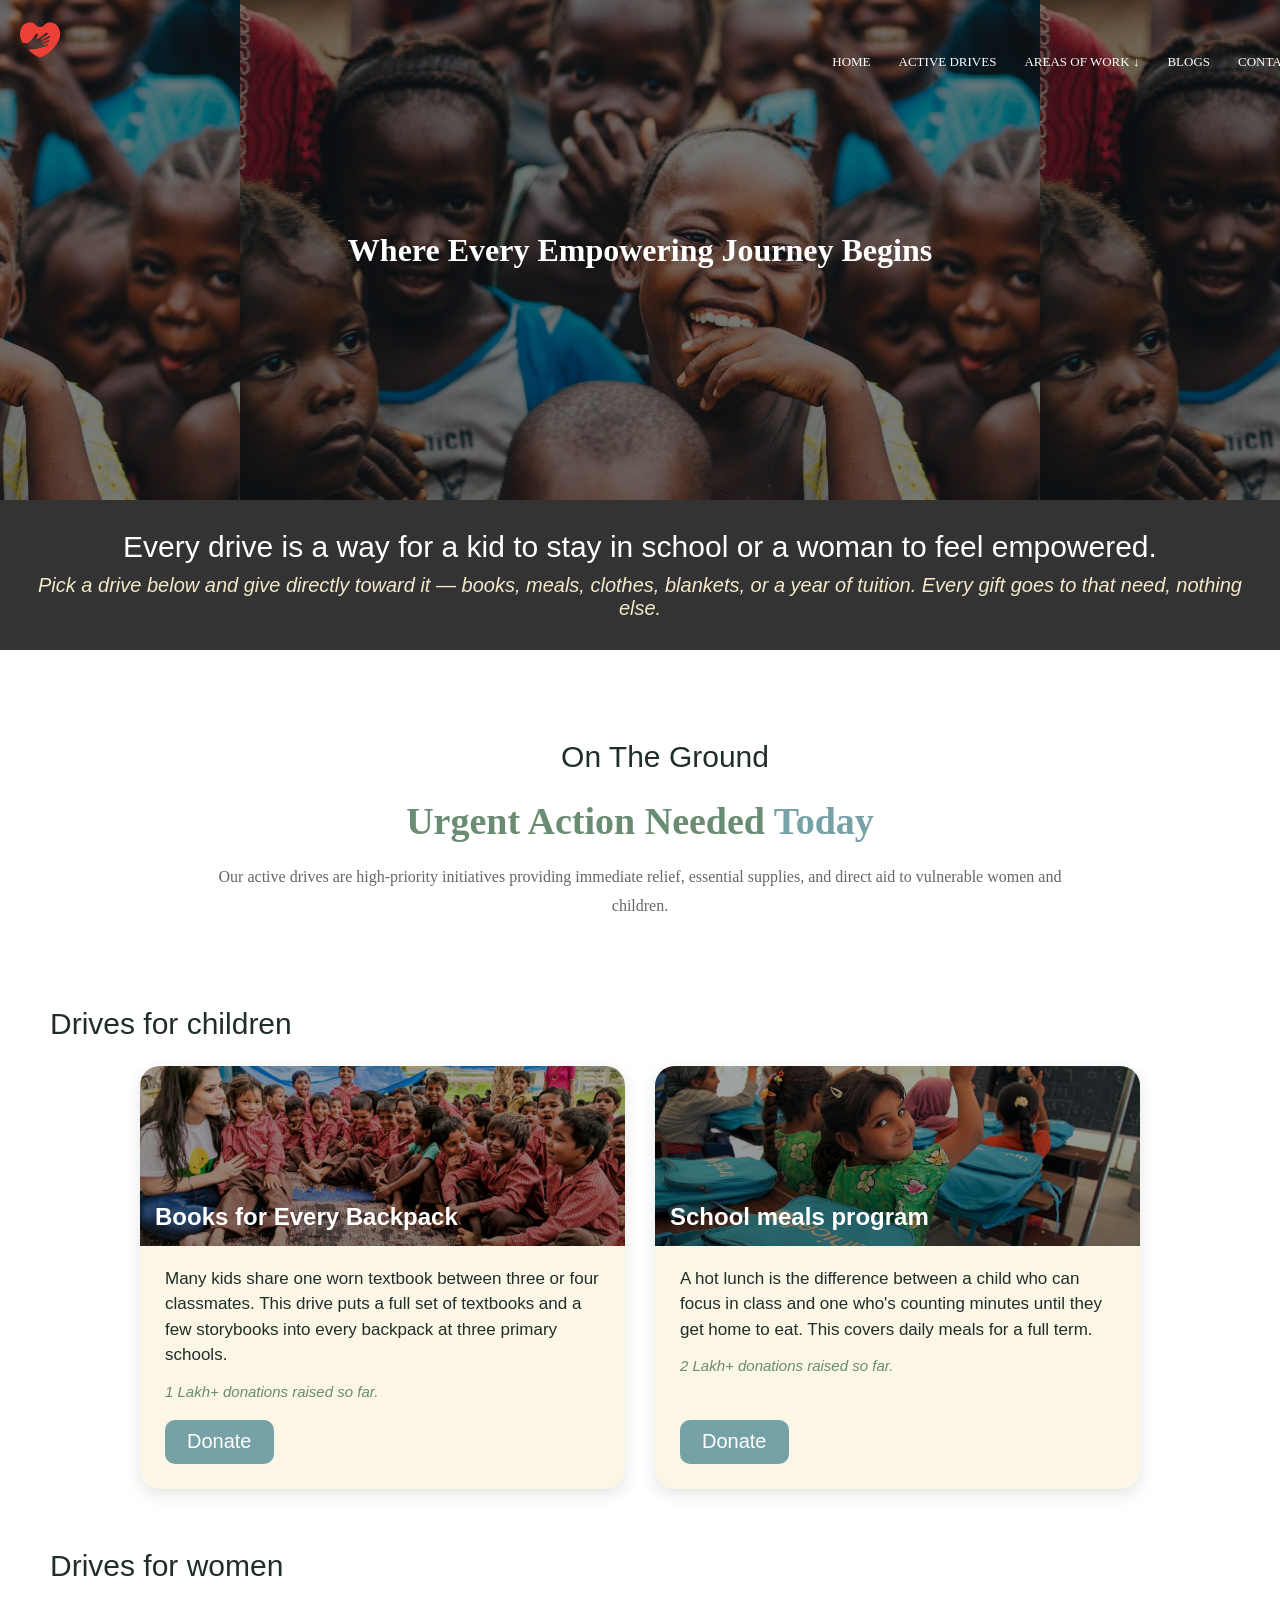
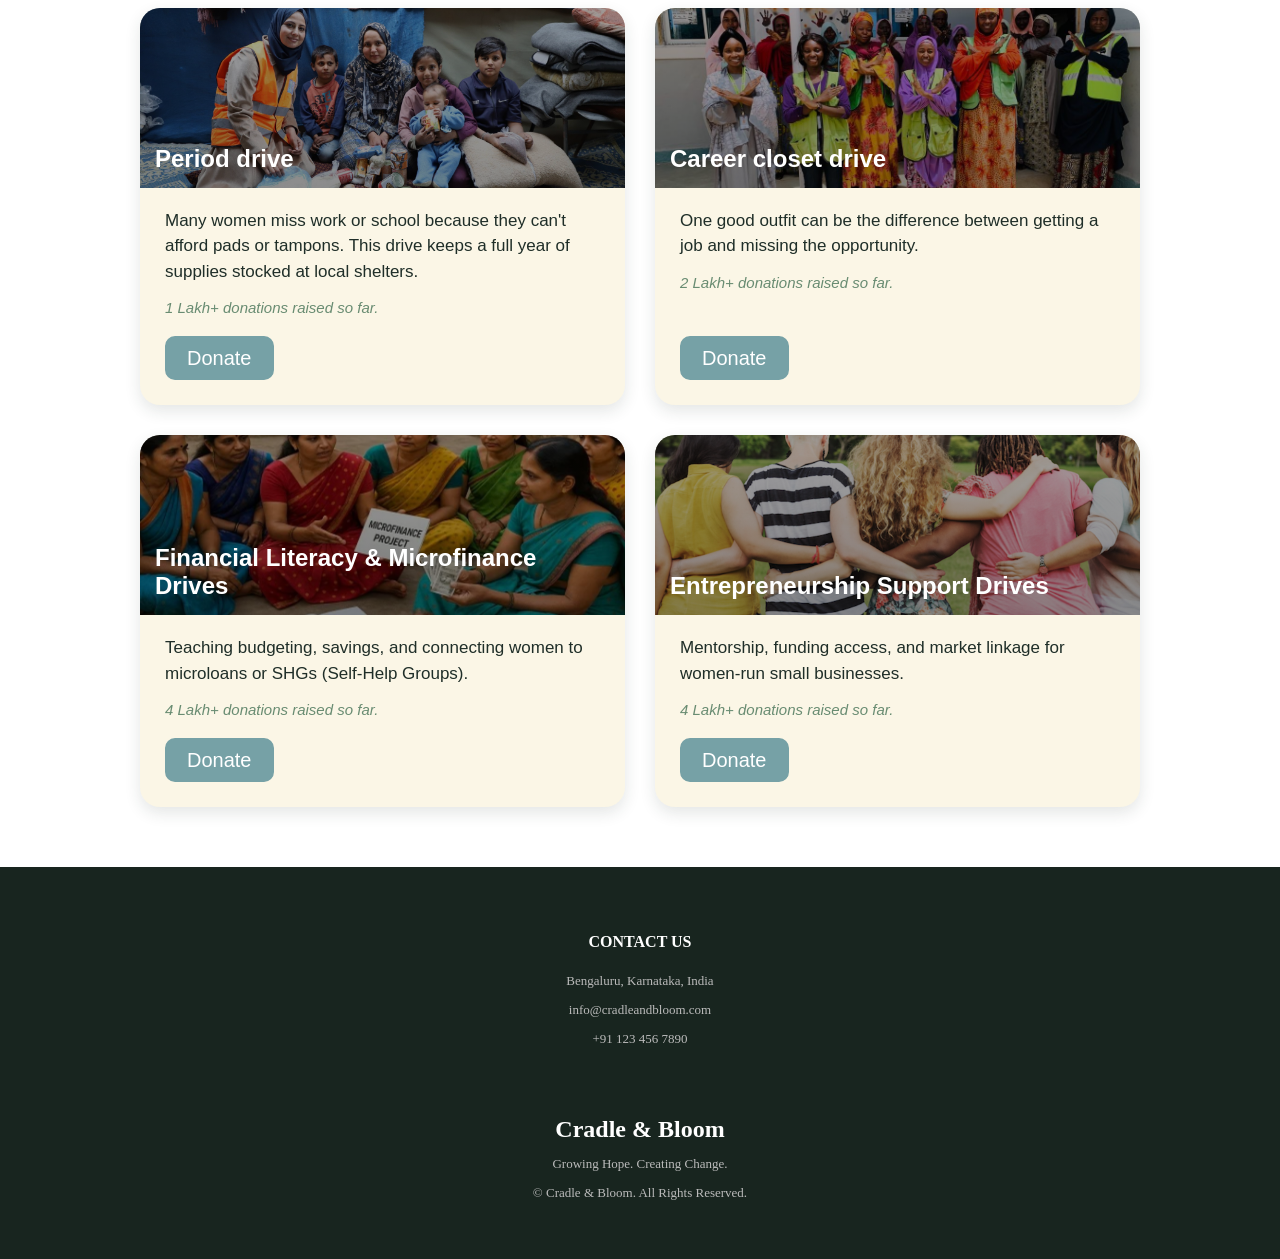
<file: Drives in html.html>
<html>
    <head>
        <title>
            Drives
        </title>
            <style>
            html, body {
                margin: 0;
                padding: 0;
                width: 100%;
            }/*this for the greeen border till edges*/
            .header{
                position: absolute;
                top: 0;
                left: 0;
                width: 100%;
                z-index: 10;
            }
            #body{
                background-color:white;
            }

            #text{
                font-family:"Inter", sans-serif;
                font-size: 20px;
            }
            .links{
                text-decoration: none;
                color:white;
                font-size: 20px;
                font-family:"Inter", sans-serif;
            }
            .links:hover{
                text-decoration: underline;
            }
            .image-container{
                height:500px;
                width: 100%;
                background-image:linear-gradient(rgba(0,0,0,0.5),rgba(0,0,0,0.5)),
                url("image 1.jpg");
                background-position: center;
                background-size: contain;

                display: flex;/*this aligns items verticaly and justifies it*/
                align-items: center;
                justify-content: center;
                flex-direction: column;
                

            }
            .image-text{
                color: white;
                text-align: center;
                width: 100%;
            }
            #heading-1{
                text-align: center;
                width: 100%;
                color:white;
                font-family:"Inter", sans-serif;
                background-color: #333;
                padding: 30px 20px;
                box-sizing: border-box;
            }
            #heading-2{
                color:#1F2E28;
                text-align: center;
                margin: 50px 0 10px 0;
                font-family:"Inter", sans-serif;
                font-size: 30px;
            }
            #heading-3{
                color:#698C72;
                text-align: center;
                margin:0 20px 40px 20px;
                font-family:"Inter", sans-serif;
                font-size: 20px;
            }
            .section-label{
                color:#1F2E28;
                font-family:"Inter", sans-serif;
                font-size: 30px;
                padding-left: 50px;
                margin: 0 0 25px 0;
            }

            /* ---- Card grid ---- */
            .drive-grid{
                display: grid;
                grid-template-columns: repeat(2, minmax(280px, 1fr));
                gap: 30px;
                max-width: 1100px;
                margin: 0 auto 60px auto;
                padding: 0 50px;
                box-sizing: border-box;
            }
            .drive-card:hover {
    transform: translateY(-10px);
    transition: 0.3s;
}
            .drive-card{
                background-color: #FBF6E6;
                border-radius: 20px;
                overflow: hidden;
                display: flex;
                flex-direction: column;
                box-shadow: 0 6px 16px rgba(31, 46, 40, 0.12);
                box-shadow: 0 6px 16px rgba(31, 46, 40, 0.12);
                
            }
            .drive-card-image{
                height:180px;
                width: 100%;
                background-position: center;
                background-size: cover;
                background-repeat: no-repeat;
                display: flex;
                align-items: flex-end;
                padding: 15px;
                box-sizing: border-box;
            }
            .drive-card-image.books{
                background-image:linear-gradient(rgba(0,0,0,0.35),rgba(0,0,0,0.45)), url("image 3.jpg");
            }
            .drive-card-image.meals{
                background-image:linear-gradient(rgba(0,0,0,0.35),rgba(0,0,0,0.45)), url("image 5.jpeg");
            }
            .drive-card-image.period{
                background-image:linear-gradient(rgba(0,0,0,0.35),rgba(0,0,0,0.45)), url("image 4.jpeg");
            }
            .drive-card-image.career{
                background-image:linear-gradient(rgba(0,0,0,0.35),rgba(0,0,0,0.45)), url("image 6.jpeg");
            }
            .drive-card-title{
                color: white;
                font-family:"Inter", sans-serif;
                font-size: 24px;
                margin: 0;
            }
            .drive-card-body{
                padding: 20px 25px 25px 25px;
                display: flex;
                flex-direction: column;
                flex-grow: 1;
            }
            .drive-card-desc{
                font-family:"Inter", sans-serif;
                font-size: 17px;
                color: #1F2E28;
                line-height: 1.5;
                margin: 0 0 15px 0;
            }
            .drive-card-raised{
                font-family:"Inter", sans-serif;
                font-size: 15px;
                color: #698C72;
                margin: 0 0 20px 0;
            }
            .drive-card-body .donate{
                margin-top: auto;
                align-self: flex-start;
            }
            .donate{
                background-color:#76A1A6;
                border-radius:10px;
                border-style: solid;
                border-color:#76A1A6;
                height:44px;
                padding: 0 20px;
                font-size: 20px;
                color: white;
                font-family:"Inter", sans-serif;
                cursor: pointer;
            }
            .donate:hover{
                background-color:#5f888d;
                border-color:#5f888d;
            }

            @media (max-width: 720px){
                .drive-grid{
                    grid-template-columns: 1fr;
                    padding: 0 20px;
                }
            }
            .drive-card-image.money{
                background-image:linear-gradient(rgba(0,0,0,0.35),rgba(0,0,0,0.45)), url("image 9.png");
            }
            .drive-card-image.entrepreneurship{
                background-image:linear-gradient(rgba(0,0,0,0.35),rgba(0,0,0,0.45)), url("image 10.png");
            }
            footer{
                background: #18251f;
                color: white;
                text-align: center;
                padding: 45px 20px;
            }


            footer h2{
                margin-bottom: 8px;
            }


            footer p{
                color: #bbb;
                font-size: 13px;
            }
nav a{
                display: flex;
                align-items: center;
            }
            nav img{
                width: 80px;
                height: auto;
                display: block;
            }
            .nav-links{
                flex: 1;
                text-align: right;
                justify-content: flex-end;
                margin: -50px;

            }
            .nav-links ul li{
                list-style: none;
                display: inline-block;
                padding: 8px 12px;
                position: relative;
            }
            .nav-links ul li a{
                color: #fff;
                text-decoration: none;
                font-size: 13px;
            }
            .nav-links ul li::after{
                content: '';
                width: 0%;
                height: 2px;
                background: #d9b573;
                display: block;
                margin: auto;
            }
            .nav-links ul li:hover::after{
                width: 100%; 
                transition: 0.3s;
            }  
    

.dropdown-menu{
    position: absolute;
    top: 100%;
    right: 0;
    background: #fff;
    min-width: 190px;
    padding:10px 0;
    border-radius: 9px;
    box-shadow: 0 9px 0 rgba(0, 0, 0, 0.05);
    opacity: 0;
    visibility: hidden;
    transition: 0.3s;
}

.dropdown-menu a{
    display: block;
    color: #333 !important;
    padding: 12px 8px;
    text-align: left;
    font-size: 13px;
}

.dropdown-menu a:hover{
    background: #d9d3c1;
    color:#D97059;
}

.dropdown:hover .dropdown-menu{
    opacity:1;
    visibility: visible;
    transform: translateY(0);
}  
.areas-intro{
    max-width: 850px;
    margin: auto;
    padding: 90px 25px 70px;
    text-align: center;
}

.areas-intro h2{
    font-size: 38px;
    color:#698c72;
    margin: 10px 0 20px;
}


.areas-intro h2 span{
    color: #76a1a6;
}

.intro-text{
    color: #666;
    font-size: 16px;
    line-height: 1.8;
}        
            </style>
    </head>
    <body class="background-color:#F3E9C9">
        <section class="header">
            <nav class="nav">
            <a href="index.html"><img src="logo-Photoroom.png"></a>
            <div class="nav-links">
                <ul>
                    <li><a href="index.html">HOME</a></li>
                    <li><a href="Drives in html.html">ACTIVE DRIVES</a></li>
                    <li class="dropdown">
                         <a href="areas.html">AREAS OF WORK &darr;</a>
                        <div class="dropdown-menu">
                            <a href="areas.html#education">Education</a>
                            <a href="areas.html#healthcare">Healthcare</a>
                            <a href="areas.html#nutrition">Nutrition</a>
                            <a href="areas.html#shelter">Shelter</a>
                            <a href="areas.html#women">Women Empowerment</a>
                        </div>
                    </li>
                    <li><a href="1blogs.html">BLOGS</a></li>
                    <li><a href="contact.html">CONTACT US</a></li>
                </ul>
            </div>
            </nav>
        </section>
    <div class="image-container"><h1 class="image-text">Where Every Empowering Journey Begins</h1></div>
    <div id="heading-1">
        <p style="font-size: 30px; margin: 0 0 10px 0;">Every drive is a way for a kid to stay in school or a woman to feel empowered.</p>
        <p style="font-size: 20px; color:#F3E9C9; margin: 0;"><i>Pick a drive below and give directly toward it — books, meals, clothes, blankets, or a year of tuition. Every gift goes to that need, nothing else.</i></p>
    </div>

    <section class="areas-intro" style="background-color: white; background-size: cover;">
        <p class="section-label">On The Ground</p>
        <h2>Urgent Action Needed <span>Today</span></h2>
        <p class="intro-text">
            Our active drives are high-priority initiatives providing immediate relief, 
            essential supplies, and direct aid to vulnerable women and children.
        </p>
    </section>
    <div class="section-label">Drives for children</div>
    <div class="drive-grid">
        <div class="drive-card">
            <div class="drive-card-image books"><h2 class="drive-card-title">Books for Every Backpack</h2></div>
            <div class="drive-card-body">
                <p class="drive-card-desc">Many kids share one worn textbook between three or four classmates. This drive puts a full set of textbooks and a few storybooks into every backpack at three primary schools.</p>
                <p class="drive-card-raised"><i>1 Lakh+ donations raised so far.</i></p>
                <button class="donate" onclick="window.location.href='sign-up.html'">Donate</button>
            </div>
        </div>

        <div class="drive-card">
            <div class="drive-card-image meals"><h2 class="drive-card-title">School meals program</h2></div>
            <div class="drive-card-body">
                <p class="drive-card-desc">A hot lunch is the difference between a child who can focus in class and one who's counting minutes until they get home to eat. This covers daily meals for a full term.</p>
                <p class="drive-card-raised"><i>2 Lakh+ donations raised so far.</i></p>
                <button class="donate" onclick="window.location.href='sign-up.html'">Donate</button>
            </div>
        </div>
    </div>

    <div class="section-label">Drives for women</div>
    <div class="drive-grid">
        <div class="drive-card">
            <div class="drive-card-image period"><h2 class="drive-card-title">Period drive</h2></div>
            <div class="drive-card-body">
                <p class="drive-card-desc">Many women miss work or school because they can't afford pads or tampons. This drive keeps a full year of supplies stocked at local shelters.</p>
                <p class="drive-card-raised"><i>1 Lakh+ donations raised so far.</i></p>
                <button class="donate" onclick="window.location.href='sign-up.html'">Donate</button>
            </div>
        </div>

        <div class="drive-card">
            <div class="drive-card-image career"><h2 class="drive-card-title">Career closet drive</h2></div>
            <div class="drive-card-body">
                <p class="drive-card-desc">One good outfit can be the difference between getting a job and missing the opportunity.</p>
                <p class="drive-card-raised"><i>2 Lakh+ donations raised so far.</i></p>
                <button class="donate" onclick="window.location.href='sign-up.html'">Donate</button>
            </div>
        </div>
         <div class="drive-card">
            <div class="drive-card-image money"><h2 class="drive-card-title">Financial Literacy & Microfinance Drives</h2></div>
            <div class="drive-card-body">
                <p class="drive-card-desc">Teaching budgeting, savings, and connecting women to microloans or SHGs (Self-Help Groups).</p>
                <p class="drive-card-raised"><i>4 Lakh+ donations raised so far.</i></p>
                <button class="donate" onclick="window.location.href='sign-up.html'">Donate</button>
            </div>
        </div>
         <div class="drive-card">
            <div class="drive-card-image entrepreneurship"><h2 class="drive-card-title">Entrepreneurship Support Drives</h2></div>
            <div class="drive-card-body">
                <p class="drive-card-desc">Mentorship, funding access, and market linkage for women-run small businesses.</p>
                <p class="drive-card-raised"><i>4 Lakh+ donations raised so far.</i></p>
                <button class="donate" onclick="window.location.href='sign-up.html'">Donate</button>
            </div>
        </div>
    </div>


    <footer class="footer">

        <h4>CONTACT US</h4>
        <p>Bengaluru, Karnataka, India</p>
        <p>info@cradleandbloom.com</p>
        <p>+91 123 456 7890</p><br><br>

        <h2>Cradle & Bloom</h2>
        <p>
            Growing Hope. Creating Change.
        </p>

        <p>&copy; Cradle & Bloom. All Rights Reserved.</p>

        
    
        
    </footer>
    </body>
</html>
</file>
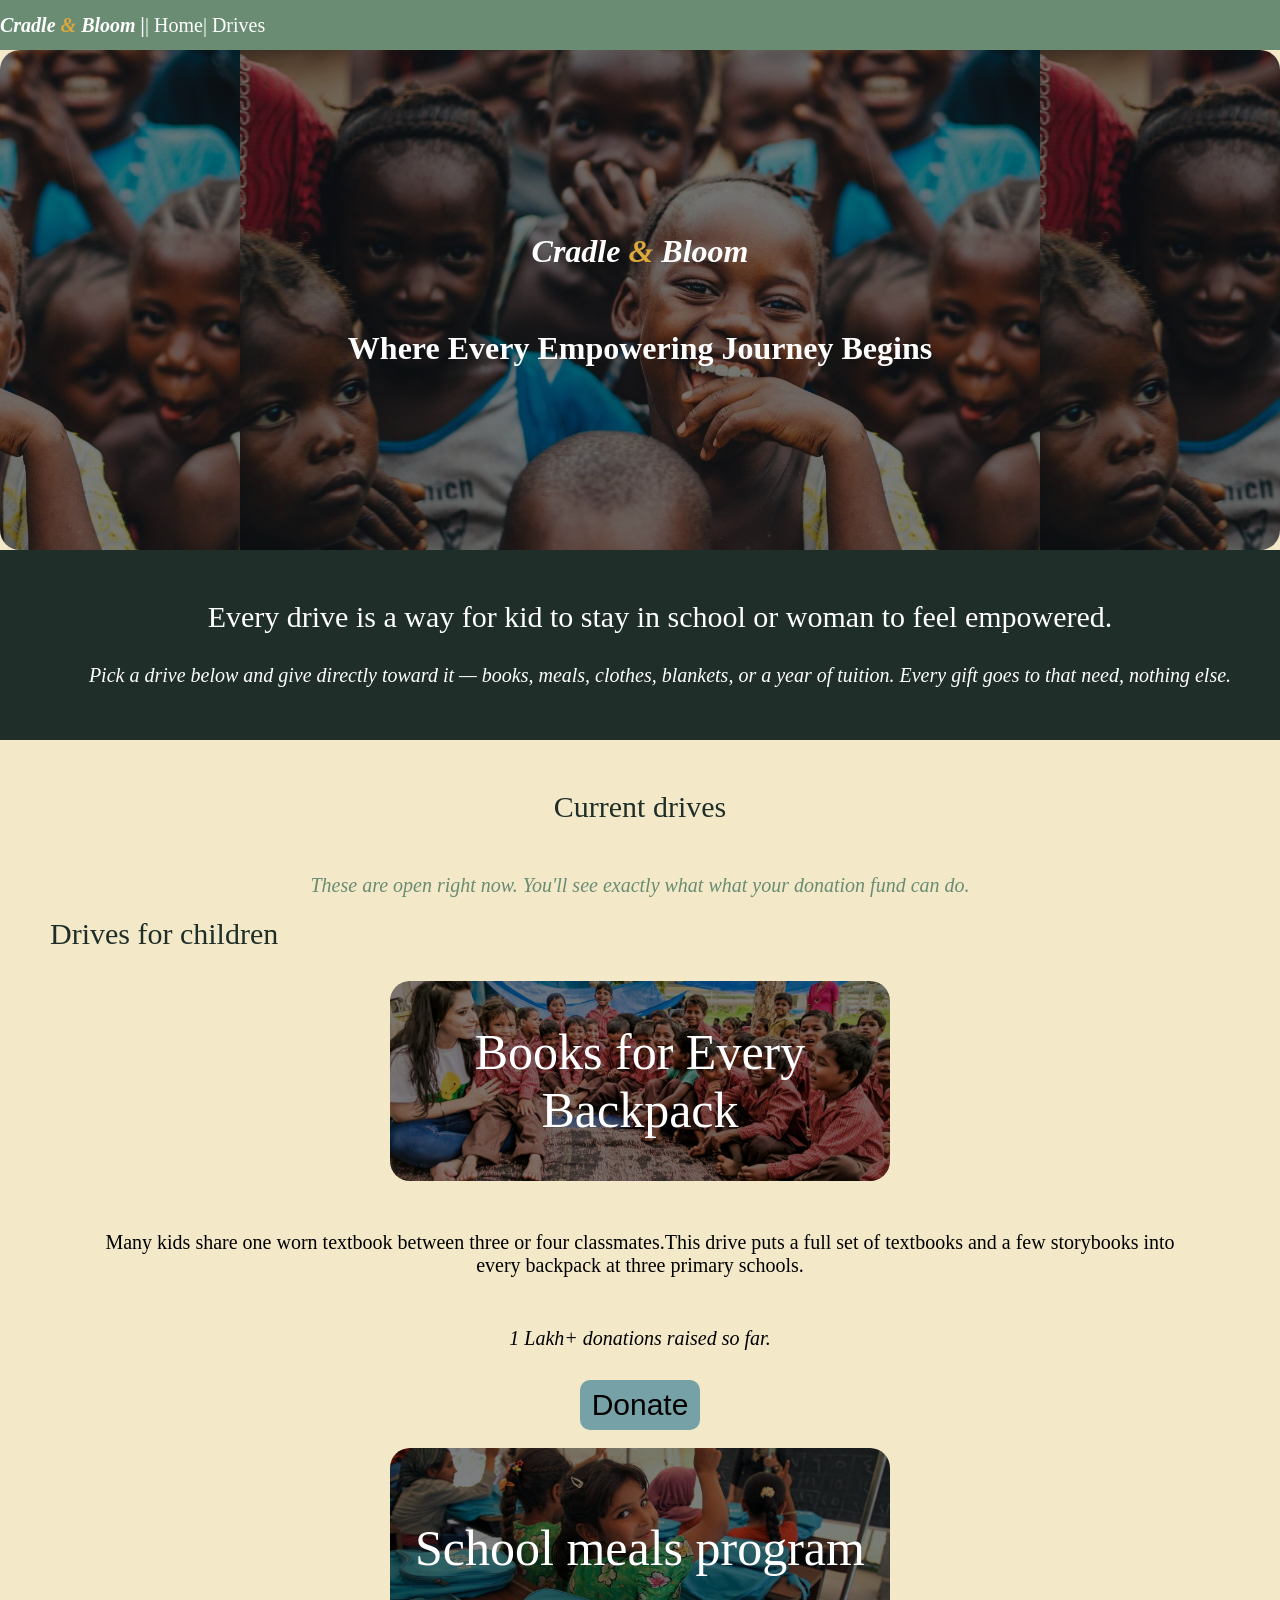
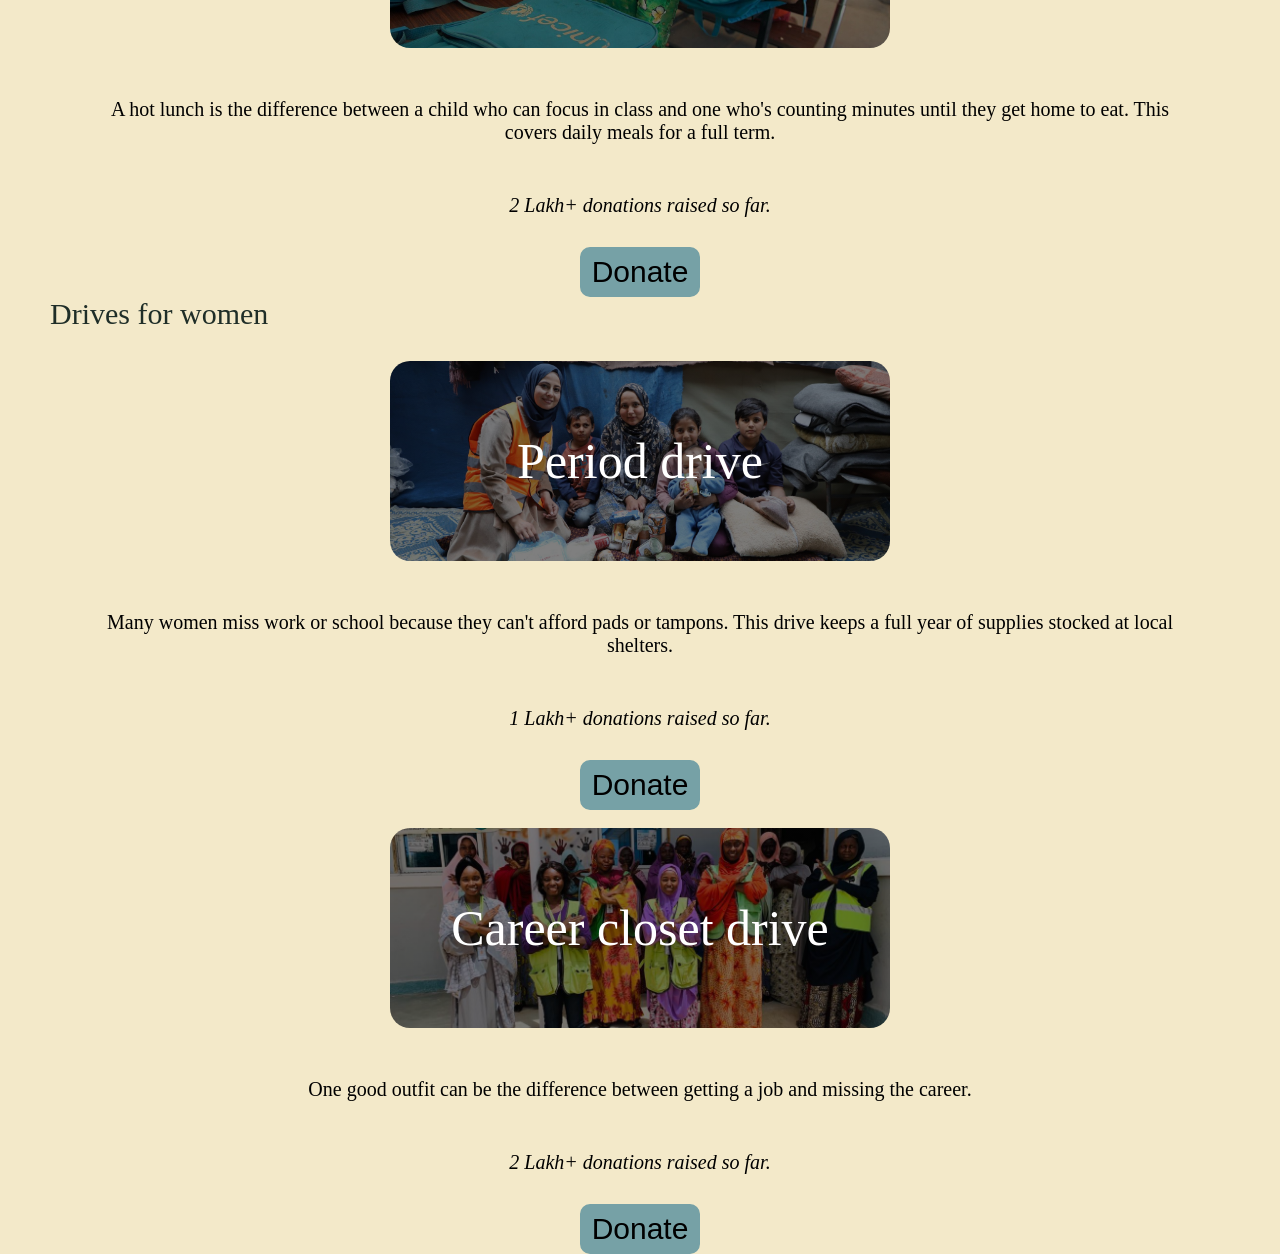
<file: Drives.html>
<html>
    <head>
        <title>
            Drives
        </title>
            <style>
            html, body {
                margin: 0;
                padding: 0;
                width: 100%;
            }/*this for the greeen border till edges*/
            #body{
                background-color:#F3E9C9;
            }
            #header{
                background-color: #698C72;
                display: flex;
                height: 50px;
                color:white;
                align-items: center;
                
                
                

            }
            #text{
                font-family:Georgia, 'Times New Roman', Times, serif;
                font-size: 20px;
            }
            .links{
                text-decoration: none;
                color:white;
                font-size: 20px;
                font-family:Georgia, 'Times New Roman', Times, serif;
            }
            .links:hover{
                text-decoration: underline;
            }
            .image-container{
                height:500px;
                width: 100%;
                background-image:linear-gradient(rgba(0,0,0,0.5),rgba(0,0,0,0.5)),
                url("image 1.jpg");
                background-position: center;
                background-size: contain;
                
                display: flex;/*this aligns items verticaly and justifies it*/
                align-items: center;
                justify-content: center;
                flex-direction: column;
                border-radius: 20px;
                
            }
            .image-text{
                color: white;
                text-align: center;
                width: 100%;
            }
            #heading-1{
                text-align: center;
                width: 100%;
                color:white;
                font-family:Georgia, 'Times New Roman', Times, serif;
                height: 150px ;
                background-color: #1F2E28;
                padding: 20px;

            }
            #heading-2{
                color:#1F2E28;
                text-align: center;
                margin: 50px;
                font-family:Georgia, 'Times New Roman', Times, serif;
                font-size: 30px;
            }
            #heading-3{
                color:#698C72;
                text-align: center;
                margin:20px;
                font-family:Georgia, 'Times New Roman', Times, serif;
                font-size: 20px;
            }
            #heading-4{
                color:#1F2E28;
                font-family:Georgia, 'Times New Roman', Times, serif;
                font-size: 30px;
                padding-left: 50px;
                margin-bottom: 30;
            }
            .image-drives{
                height:200px;
                width: 500px;
                background-image:linear-gradient(rgba(0,0,0,0.5),rgba(0,0,0,0.5)),
                url("image 3.jpg");
                background-position: center;
                background-size: cover;
                background-repeat: no-repeat;
                
                display: flex;/*this aligns items verticaly and justifies it*/
                flex-direction: column;
                align-items: center;
                justify-content: center;
                color: white;
                font-size: 50px;
                margin:auto;
                text-align: center;
                border-radius: 20px;
            }
            #heading-5{
                font-family:Georgia, 'Times New Roman', Times, serif;
                font-size: 20px;
                text-align: center;
                margin-left: 100px;
                margin-right: 100px;
                margin-top: 50px;
            }
            #heading-6{
                font-family:Georgia, 'Times New Roman', Times, serif;
                font-size: 20px;
                text-align: center;
                margin-left: 100px;
                margin-right: 100px;
                margin-top: 50px;
            }
            #button{
                text-align: center;
            }
            .donate{
                background-color:#76A1A6;
                border-radius:10px;
                border-style: solid;
                border-color:#76A1A6;
                height:50px;
                width:120px;
                font-size: 30px;
                margin-top: 30px;
                
            }
            .image-drives-picture-2{
                height:200px;
                width: 500px;
                background-image:linear-gradient(rgba(0,0,0,0.5),rgba(0,0,0,0.5)),
                url("image 5.jpeg");
                background-position: center;
                background-size: cover;
                background-repeat: no-repeat;
                
                display: flex;/*this aligns items verticaly and justifies it*/
                flex-direction: column;
                align-items: center;
                justify-content: center;
                color: white;
                font-size: 50px;
                margin:auto;
                text-align: center;
                border-radius: 20px;
            }
            #heading-7{
                font-family:Georgia, 'Times New Roman', Times, serif;
                font-size: 20px;
                text-align: center;
                margin-left: 100px;
                margin-right: 100px;
                margin-top: 50px;
            }
            .image-drives-picture-women{
                height:200px;
                width: 500px;
                background-image:linear-gradient(rgba(0,0,0,0.5),rgba(0,0,0,0.5)),
                url("image 4.jpeg");
                background-position: center;
                background-size: cover;
                background-repeat: no-repeat;
                border-radius: 20px;
                
                display: flex;/*this aligns items verticaly and justifies it*/
                flex-direction: column;
                align-items: center;
                justify-content: center;
                color: white;
                font-size: 50px;
                margin:auto;
                text-align: center;
            }
            .image-drives-picture-women-2{
                height:200px;
                width: 500px;
                background-image:linear-gradient(rgba(0,0,0,0.5),rgba(0,0,0,0.5)),
                url("image 6.jpeg");
                background-position: center;
                background-size: cover;
                background-repeat: no-repeat;
                
                display: flex;/*this aligns items verticaly and justifies it*/
                flex-direction: column;
                align-items: center;
                justify-content: center;
                color: white;
                font-size: 50px;
                margin:auto;
                text-align: center;
                border-radius: 20px;
            }
            </style>
    </head>
    <body id="body" style="background-color:#F3E9C9 ;"><header id="header">
        <span id="text"><i><b>Cradle  <span class="amp" style="color:#DDA83C;"><i>&amp;</i></span>  Bloom |</i></b></span>
        <a  class="links" href="">| Home</a>
        <a class="links" href="">| Drives</a>
    </header>
    <div class="image-container"><h1 class="image-text"><span ><i><b>Cradle  <span class="amp" style="color:#DDA83C;"><i>&amp;</i></span>  Bloom </i></b></span></h1><br><h1 class="image-text">Where Every Empowering Journey Begins</h1></div>
    <div id="heading-1">
        <p style="font-size: 30px;">Every drive is a way for kid to stay in school or woman to feel empowered.</p>
        <p style="font-size: 20px; color:#F3E9C;"><i>Pick a drive below and give directly toward it — books, meals, clothes, blankets, or a year of tuition. Every gift goes to that need, nothing else.</i></p>

    </div>
    <div id="heading-2">Current drives</div><!--heading-->
    <div id="heading-3"><i>These are open right now. You'll see exactly what what your donation fund can do.</i></div>

    <div id="heading-4">Drives for children</div><!--children-->
    <div class="image-drives">Books for Every Backpack</div>
    <div id="heading-5">Many kids share one worn textbook between three or four classmates.This drive puts a full set of textbooks and a few storybooks into every backpack at three primary schools.</div><div id="heading-6"></div>
    <div id="heading-6"><i>1 Lakh+ donations raised so far.</i></div>
    <div id="button"><button class="donate" onclick="window.location.href='sign up.html'">Donate</button></div><br>
    <div class="image-drives-picture-2">School meals program</div>
    <div id="heading-5">A hot lunch is the difference between a child who can focus in class and one who's counting minutes until they get home to eat. This covers daily meals for a full term.</div><div id="heading-6"></div>
    <div id="heading-6"><i>2 Lakh+ donations raised so far.</i></div>
    <div id="button"><button class="donate" onclick="window.location.href='sign up.html'">Donate</button></div>

    <div id="heading-4">Drives for women</div><!--women-->
    <div class="image-drives-picture-women">Period drive</div>
    <div id="heading-7">Many women miss work or school because they can't afford pads or tampons. This drive keeps a full year of supplies stocked at local shelters.</div><div id="heading-6"></div>
    <div id="heading-6"><i>1 Lakh+ donations raised so far.</i></div>
    <div id="button"><button class="donate" onclick="window.location.href='sign up.html'">Donate</button></div><br>
    <div class="image-drives-picture-women-2">Career closet drive</div>
    <div id="heading-5">One good outfit can be the difference between getting a job and missing the career.</div><div id="heading-6"></div>
    <div id="heading-6"><i>2 Lakh+ donations raised so far.</i></div>
    <div id="button"><button class="donate" onclick="window.location.href='sign up.html'">Donate</button></div>
    <div class="cards">

    <div class="card">
        
    </div>

    <div class="card">
    </div>

</div>
    </body>
</html>
</file>
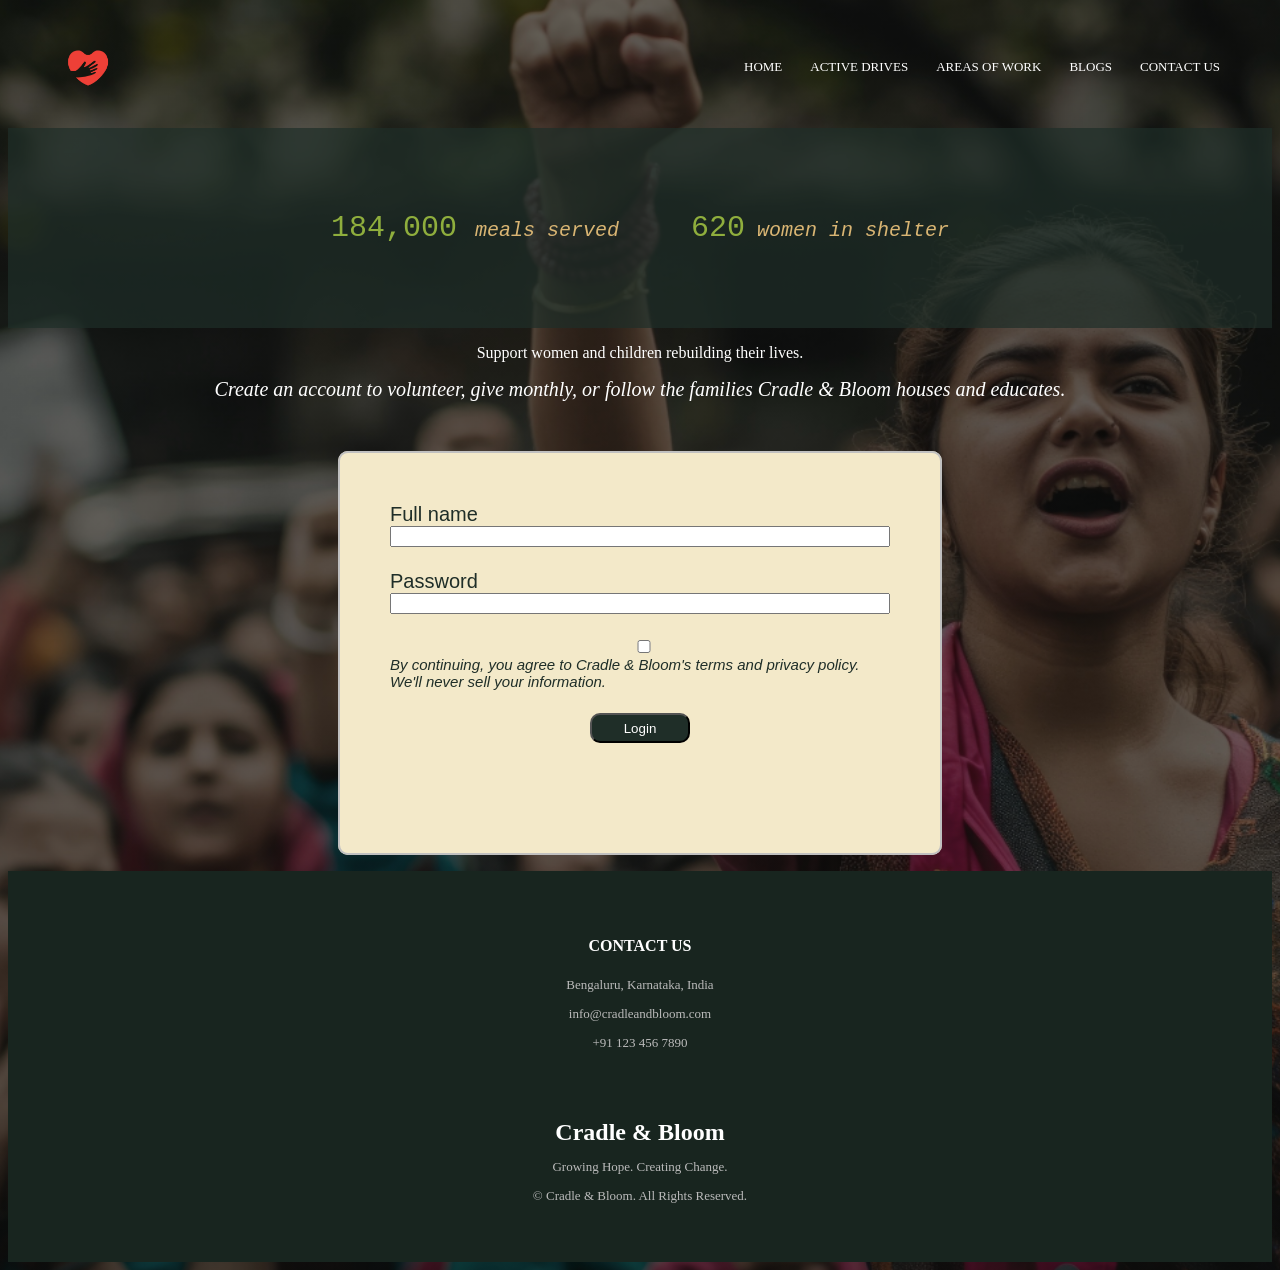
<file: login.html>
<html>
<head>

    <title>sign up</title>

    <style>

        #form{
            color:#1F2E28;
            font-size:20px;
            width:500px;
            height:300px;
            margin:auto;
            border-style:solid;
            background-color:#F3E9C9;
            padding:50px;
            border-radius:10px;
            font-family:"Inter", sans-serif;
        }

        #sign-up{
            text-align:center;
            color:#1F2E28;
            font-size:30px;
        }

        .nav{
            width:100%;
            display:flex;
            padding:20px 40px;
            justify-content:space-between;
            align-items:center;
            box-sizing:border-box;
        }

        nav a{
            display:flex;
            align-items:center;
        }

        nav img{
            width:80px;
            height:auto;
            display:block;
        }

        .nav-links{
            flex:1;
            text-align:right;
        }

        .nav-links ul li{
            list-style:none;
            display:inline-block;
            padding:8px 12px;
            position:relative;
        }

        .nav-links ul li a{
            color:#fff;
            text-decoration:none;
            font-size:13px;
        }

        .nav-links ul li::after{
            content:'';
            width:0%;
            height:2px;
            background:#d9b573;
            display:block;
            margin:auto;
        }

        .nav-links ul li:hover::after{
            width:100%;
            transition:0.3s;
        }

        #button{
            background-color:#1F2E28;
            text-align:center;
            color:white;
            height:30px;
            width:100px;
            border-radius:10px;
            display:block;
            margin:auto;
            font-family:"Inter", sans-serif;
        }

        #tc{
            text-align:center;
            font:50px;
        }

        #header{
            height:200px;
            width:100%;
            background-color:#1F2E28;
            background-color:rgba(31,46,40,0.7);
            color:#8FAE3D;
            text-align:center;
            display:flex;
            justify-content:center;
            align-items:center;
            font-size:30px;
        }

        label{
            display:block;
        }

        input{
            display:inline;
            width:100%;
        }

        footer{
            background:#18251f;
            color:white;
            text-align:center;
            padding:45px 20px;
        }

        footer h2{
            margin-bottom:8px;
        }

        footer p{
            color:#bbb;
            font-size:13px;
        }

        .footer-col p{
            color:#e0e0e0;
            font-size:7px;
            margin-bottom:8px;
            line-height:1;
        }

        nav a{
            display:flex;
            align-items:center;
        }

    </style>

</head>


<body style="background-image:linear-gradient(rgba(0,0,0,0.5),rgba(0,0,0,0.5)),
url(image\ 12.png);
background-size:cover;
background-repeat:no-repeat;
background-position:center;">


    <section class="header">

        <nav class="nav">

            <a href="index.html">
                <img src="logo-Photoroom.png">
            </a>

            <div class="nav-links">

                <i class="fa fa-times" onclick="hideMenu()"></i>

                <ul>
                    <li><a href="index.html">HOME</a></li>

                    <li>
                        <a href="drives.html">ACTIVE DRIVES</a>
                    </li>

                    <li>
                        <a href="areas.html">AREAS OF WORK</a>
                    </li>

                    <li>
                        <a href="blogs.html">BLOGS</a>
                    </li>

                    <li>
                        <a href="contact.html">CONTACT US</a>
                    </li>
                </ul>

            </div>

        </nav>

    </section>


    <header id="header">

        <span>

            <pre>184,000 <i style="font-size:20px; color:#d9b573;">meals served</i>    620<i style="font-size:20px; color:#d9b573;"> women in shelter</i></pre>

        </span>

        <br>

    </header>


    <p style="color:white; text-align:center;">
        Support women and children rebuilding their lives.
    </p>


    <div id="sign-up">

        <i style="font-size:20px; color:white;">
            Create an account to volunteer, give monthly, or follow the
            families Cradle & Bloom houses and educates.
        </i>

        <br><br>

    </div>


    <p id="msg" style="color:red; text-align:center;"></p>


    <form id="loginForm">

        <fieldset id="form">

            <label>Full name</label>

            <input
                type="text"
                id="username"
                required
            >

            <br><br>


            <label>Password</label>

            <input
                type="password"
                id="password"
                required
            >

            <br><br>


            <div style="font-size:15px; color:#1F2E28;">

                <input type="checkbox" required>

                <i>
                    By continuing, you agree to Cradle & Bloom's
                    terms and privacy policy. We'll never sell your information.
                </i>

            </div>

            <br>


            <button type="submit" id="button">
                Login
            </button>

            <br><br>

        </fieldset>

    </form>


    <footer class="footer">

        <h4>CONTACT US</h4>

        <p>Bengaluru, Karnataka, India</p>

        <p>info@cradleandbloom.com</p>

        <p>+91 123 456 7890</p>

        <br><br>

        <h2>Cradle & Bloom</h2>

        <p>
            Growing Hope. Creating Change.
        </p>

        <p>
            &copy; Cradle & Bloom. All Rights Reserved.
        </p>

    </footer>


    <script>

        document.getElementById("loginForm")
        .addEventListener("submit", function(event) {

            event.preventDefault();

            let username =
                document.getElementById("username").value;

            let password =
                document.getElementById("password").value;


            if(username === "RVCE26BCS165" && password === "12345") {

                window.location.href = "payments.html";

            }

            else if(username === "RVCE26BCS146" && password === "12345") {

                window.location.href = "payments.html";

            }

            else if(username === "RVCE26BCS153" && password === "12345") {

                window.location.href = "payments.html";

            }

            else {

                document.getElementById("msg").innerHTML =
                    "Invalid username or password";

            }
            

        });

    </script>


</body>

</html>
</file>
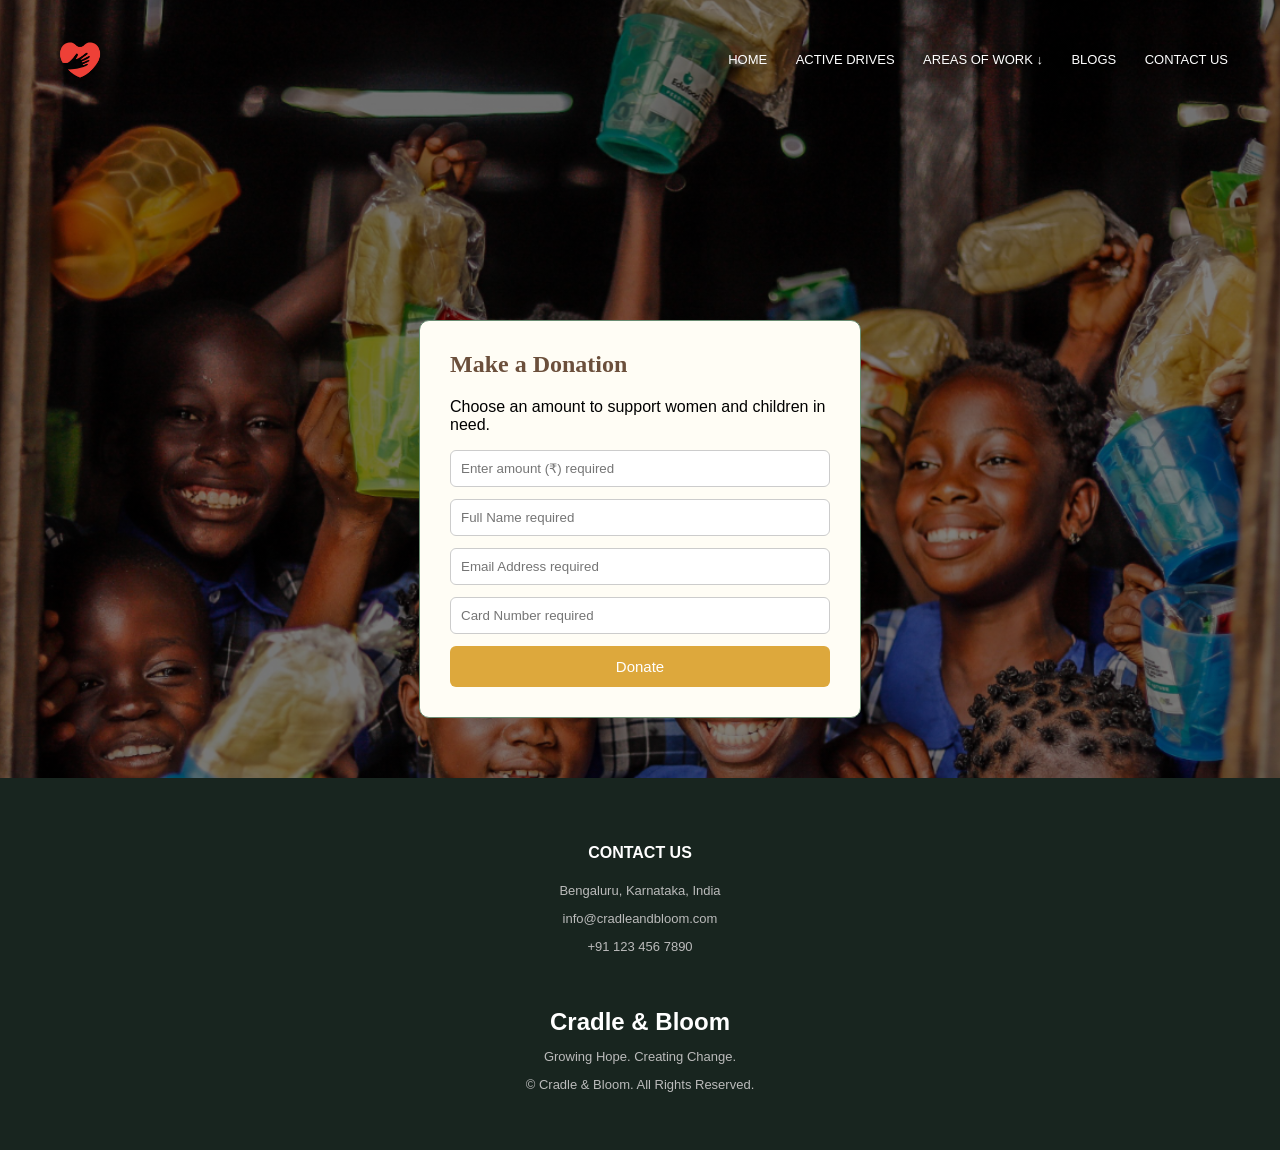
<file: payments.html>
<html>
<head>
    <title>Cradle & Bloom — Donate</title>
    <style>
        html, body {
            margin: 0;
            padding: 0;
        }
        body {
            font-family: "Inter", sans-serif;
            background-color: #F3E9C9; /* buttermilk */
            background-image: linear-gradient(rgba(0,0,0,0.5),rgba(0,0,0,0.5)),
            url(image\ 8.png);
            background-size: contain;
            background-position: center;
        }
        
        .links {
            text-decoration: none;
            color: white;
            font-family: Arial, sans-serif;
            font-size: 14px;
        }
        .amp i {
            color: #DDA83C;
        }
 
        .donate-box {
            max-width: 380px;
            margin: 60px auto;
            background-color: #FFFDF5;
            border: 1px solid #E8DCB5;
            border-radius: 10px;
            padding: 30px;
            font-family: Arial, sans-serif;
            border-color: #698C72;
            margin-top: 200px;
            
        }
        .donate-box h2 {
            font-family: Georgia, serif;
            margin-top: 0;
            color: #6B4F3B;

        }
        .amount-options {
            display: flex;
            gap: 10px;
            margin: 15px 0;
        }
        .amount-options button {
            flex: 1;
            padding: 10px;
            border: 1px solid #C9962B;
            background: transparent;
            border-radius: 6px;
            cursor: pointer;
            font-size: 14px;
        }
        .amount-options button.selected {
            background-color: #DDA83C;
            color: white;
            font-weight: bold;
        }
        input[type="text"], input[type="email"],input[type="number"] {
            width: 100%;
            padding: 10px;
            margin-bottom: 12px;
            border: 1px solid #ccc;
            border-radius: 6px;
            box-sizing: border-box;
        }
        .pay-button{
            width: 100%;
            padding: 12px;
            background-color: #DDA83C;
            color: white;
            border: none;
            border-radius: 6px;
            font-size: 15px;
            cursor: pointer;
        }
        .pay-button:hover {
            background-color: #C9962B;
        }
        footer{
                background: #18251f;
                color: white;
                text-align: center;
                padding: 45px 20px;
            }


            footer h2{
                margin-bottom: 5px;
                margin-top:5px;
            }


            footer p{
                color: #bbb;
                font-size: 13px;
            }
            .footer-col p{
                color: #e0e0e0;
                font-size: 7px;
                margin-bottom: 8px;
                line-height: 1;
            }
            .nav{
                width: 100%;
                display: flex;
                padding: 20px 40px;
                justify-content: space-between;
                align-items: center;
                box-sizing: border-box
            }



            nav a{
                display: flex;
                align-items: center;
            }
            nav img{
                width: 80px;
                height: auto;
                display: block;
            }
            .nav-links{
                flex: 1;
                text-align: right;
                justify-content: flex-end;

            }
            .nav-links ul li{
                list-style: none;
                display: inline-block;
                padding: 8px 12px;
                position: relative;
            }
            .nav-links ul li a{
                color: #fff;
                text-decoration: none;
                font-size: 13px;
            }
            .nav-links ul li::after{
                content: '';
                width: 0%;
                height: 2px;
                background: #d9b573;
                display: block;
                margin: auto;
            }
            .nav-links ul li:hover::after{
                width: 100%; 
                transition: 0.3s;
            }
            .dropdown-menu{
    position: absolute;
    top: 100%;
    right: 0;
    background: #fff;
    min-width: 190px;
    padding:10px 0;
    border-radius: 9px;
    box-shadow: 0 9px 0 rgba(0, 0, 0, 0.05);
    opacity: 0;
    visibility: hidden;
    transition: 0.3s;
}

.dropdown-menu a{
    display: block;
    color: #333 !important;
    padding: 12px 8px;
    text-align: left;
    font-size: 13px;
}

.dropdown-menu a:hover{
    background: #d9d3c1;
    color:#D97059;
}

.dropdown:hover .dropdown-menu{
    opacity:1;
    visibility: visible;
    transform: translateY(0);
}
    </style>
</head>
<body style="background-image: linear-gradient(rgba(0,0,0,0.0.5),rgba(0,0,0,0.0.5)),
            url(image\ 8.png); background-size:cover; background-repeat: no-repeat;">
        <section class="header">
            <nav class="nav">
            <a href="index.html"><img src="logo-Photoroom.png"></a>
            <div class="nav-links">
                <i class="fa fa-times" onclick="hideMenu()"></i>
                <ul>
                    <li><a href="index.html">HOME</a></li>
                    <li><a href="Drives in html.html">ACTIVE DRIVES</a></li>
                    <li class="dropdown">
                         <a href="areas.html">AREAS OF WORK &darr;</a>
                        <div class="dropdown-menu">
                            <a href="areas.html#education">Education</a>
                            <a href="areas.html#healthcare">Healthcare</a>
                            <a href="areas.html#nutrition">Nutrition</a>
                            <a href="areas.html#shelter">Shelter</a>
                            <a href="areas.html#women">Women Empowerment</a>
                        </div>
                    </li>
                    <li><a href="1blogs.html">BLOGS</a></li>
                    <li><a href="contact.html">CONTACT US</a></li>
                </ul>
            </div>
            </nav>
        </section>
 
    <div class="donate-box">
        <h2>Make a Donation</h2>
        <p>Choose an amount to support women and children in need.</p>
 
        <input type="number" id="customAmount" placeholder="Enter amount (₹) required">
        <input type="text" placeholder="Full Name required ">
        <input type="email" placeholder="Email Address required">
        <input type="number" placeholder="Card Number required">
        <button class="pay-button" onclick="showAlert()">Donate</button>
    </div>
    <script>
        function showAlert(){
            alert("Donation made")
        }
    </script>
    <footer class="footer">

        <h4>CONTACT US</h4>
        <p>Bengaluru, Karnataka, India</p>
        <p>info@cradleandbloom.com</p>
        <p>+91 123 456 7890</p><br><br>

        <h2>Cradle & Bloom</h2>
        <p>
            Growing Hope. Creating Change.
        </p>

        <p>&copy; Cradle & Bloom. All Rights Reserved.</p></footer>
    </body>
</html>
</file>
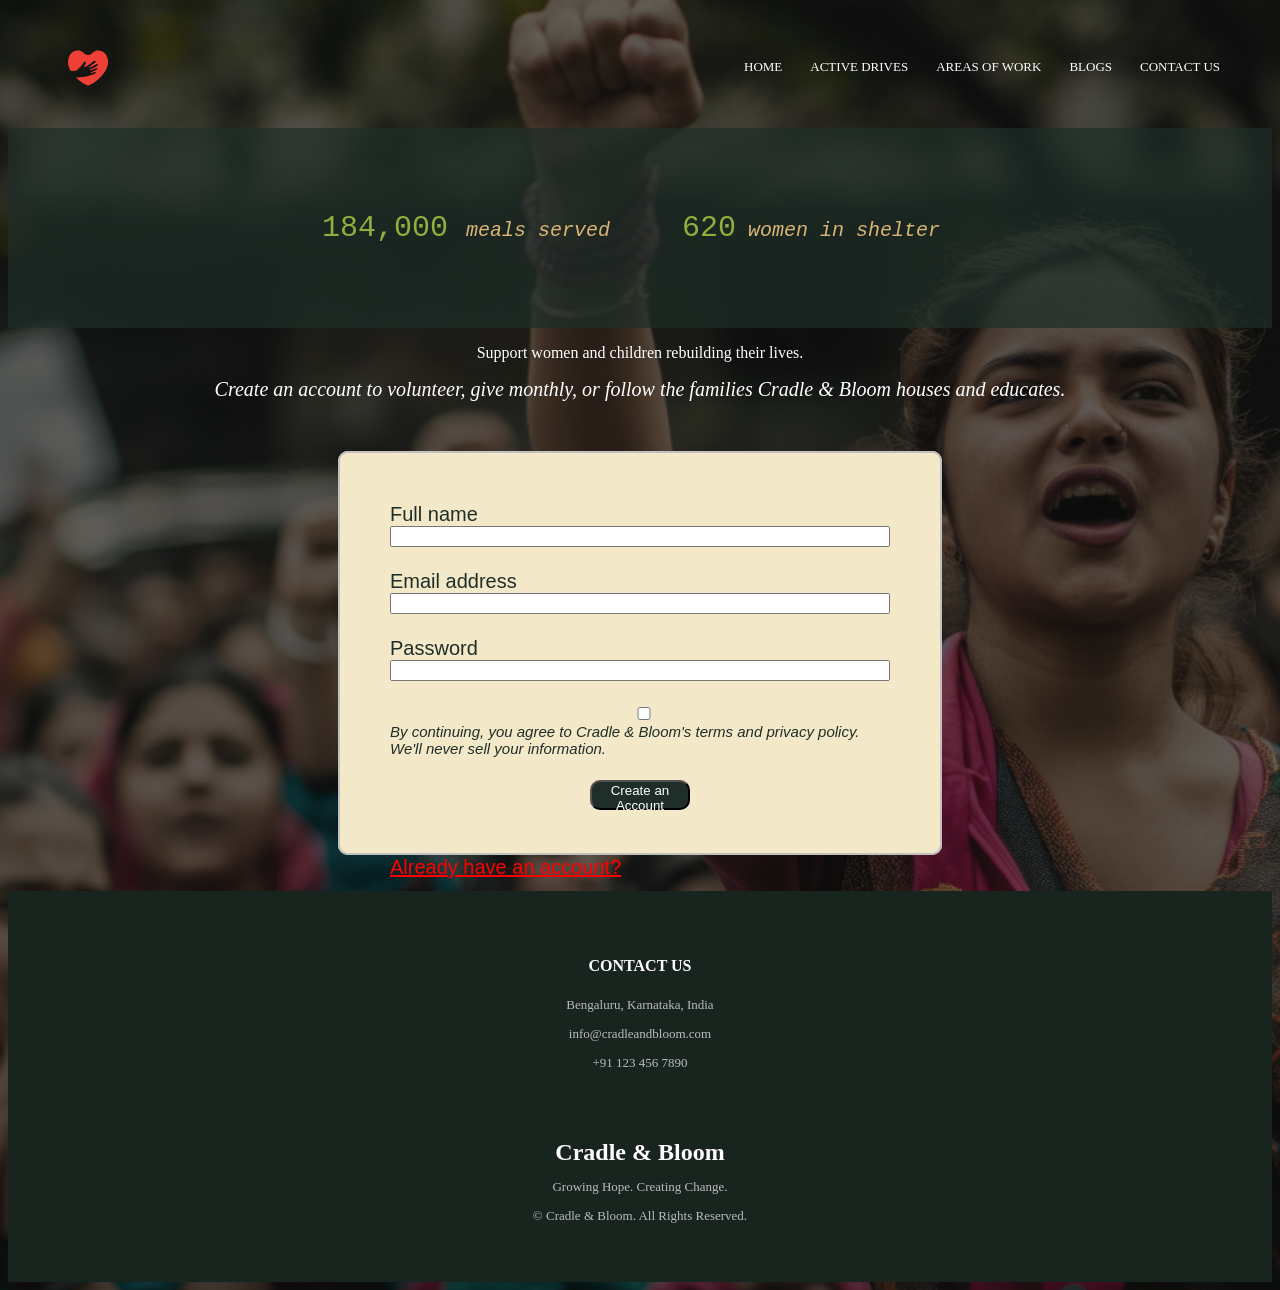
<file: sign-up.html>
<html>
    <head>
        <title>
            sign up
        </title>
   
    <style>
        #form{
            color:#1F2E28;
            font-size: 20px;
            width: 500px;
            height: 300px;
            margin:auto;
            border-style: solid;
            background-color:#F3E9C9;
            padding: 50px;
            
            
            
            border-radius: 10px;

            font-family: "Inter", sans-serif;
        }
        #sign-up{
            text-align: center;
            color:#1F2E28;
            font-size: 30px;
        }
        .nav{
    width: 100%;
    display: flex;
    padding: 20px 40px;
    justify-content: space-between;
    align-items: center;
    box-sizing: border-box;
}

nav a{
    display: flex;
    align-items: center;
}

nav img{
    width: 80px;
    height: auto;
    display: block;
}

.nav-links{
    flex: 1;
    text-align: right;
}

.nav-links ul li{
    list-style: none;
    display: inline-block;
    padding: 8px 12px;
    position: relative;
}

.nav-links ul li a{
    color: #fff;
    text-decoration: none;
    font-size: 13px;

}

.nav-links ul li::after{
    content: '';
    width: 0%;
    height: 2px;
    background: #d9b573;
    display: block;
    margin: auto;
}

.nav-links ul li:hover::after{
   width: 100%; 
   transition: 0.3s;
}
    #button{
        background-color:#1F2E28;
        text-align: center;
        color: white;
        height: 30px;
        width:100px;
        border-radius: 10px;
        display: block;
        margin: auto;
        width: 100px;
        height:30px;
        font-family: "Inter", sans-serif;
    }
    #tc{
        text-align: center;
        font: 50px;
    }
    #header{
        height:200px;
        width:100%;
        background-color: #1F2E28;
        background-color: rgba(31, 46, 40, 0.7);
        color: #8FAE3D;
        text-align: center;
        display: flex;
        justify-content: center;
        align-items: center;
        font-size: 30px;
    }
    label{
        display:block;
    }
    input{
        display: inline;
        width: 100%;;
    }
    footer{
        background: #18251f;
        color: white;
        text-align: center;
        padding: 45px 20px;
    }


    footer h2{
        margin-bottom: 8px;
    }


    footer p{
        color: #bbb;
        font-size: 13px;
    }
    .footer-col p{
        color: #e0e0e0;
        font-size: 7px;
        margin-bottom: 8px;
        line-height: 1;
    }
    nav a{
        display: flex;
        align-items: center;
        }
    </style></head>
    
    <body style="background-image: linear-gradient(rgba(0,0,0,0.5),rgba(0,0,0,0.5)),
            url(image\ 12.png); background-size:cover; background-repeat: no-repeat; background-position: center;">
        <section class="header">
            <nav class="nav">
            <a href="index.html"><img src="logo-Photoroom.png"></a>
            <div class="nav-links">
                <ul>
                    <li><a href="index.html">HOME</a></li>
                    <li><a href="drives.html">ACTIVE DRIVES</a></li>
                    <li><a href="areas.html">AREAS OF WORK</a></li>
                    <li><a href="blogs.html">BLOGS</a></li>
                    <li><a href="contact.html">CONTACT US</a></li>
                </ul>
            </div>
            
        </section>
        <header id="header"><span><pre>184,000 <i style="font-size: 20px; color: #d9b573;">meals served</i>    620<i style="font-size: 20px; color: #d9b573;"> women in shelter</i> </pre></span><br></header>
        <p style="color:white; text-align:center;">Support women and children rebuilding their lives.</p>
        <div id="sign-up">
            <i style="font-size: 20px; color: white;">Create an account to volunteer, give monthly, or follow the families Cradle & Bloom houses and educates.</i><br><br></div>
            <form action="payments.html"></form><fieldset id="form"><labeL>Full name</labeL>
            <input type="text" required ><br><br>
            <labeL>Email address</labeL>
            <input type="email" required><br><br>
            <labeL>Password</labeL>
            <input type="password" required ><br><br>
           
            <div  style="font-size: 15px; color:#1F2E28;"><input type="checkbox" required><i>By continuing, you agree to Cradle & Bloom's terms and privacy policy. We'll never sell your information.</i></div><br>
            <button type="submit" id="button">Create an Account</button><br><br>
            <a href="login.html" style="text-align: center;color:red">Already have an account?</a></p>

            </fieldset></form><br><br>
        </div>
        <footer class="footer">
            <h4>CONTACT US</h4>
            <p>Bengaluru, Karnataka, India</p>
            <p>info@cradleandbloom.com</p>
            <p>+91 123 456 7890</p><br><br>
            <h2>Cradle & Bloom</h2>
            <p>
            Growing Hope. Creating Change.
        </p>
        <p>&copy; Cradle & Bloom. All Rights Reserved.</p></footer>
        
    </body>
</html>
</file>
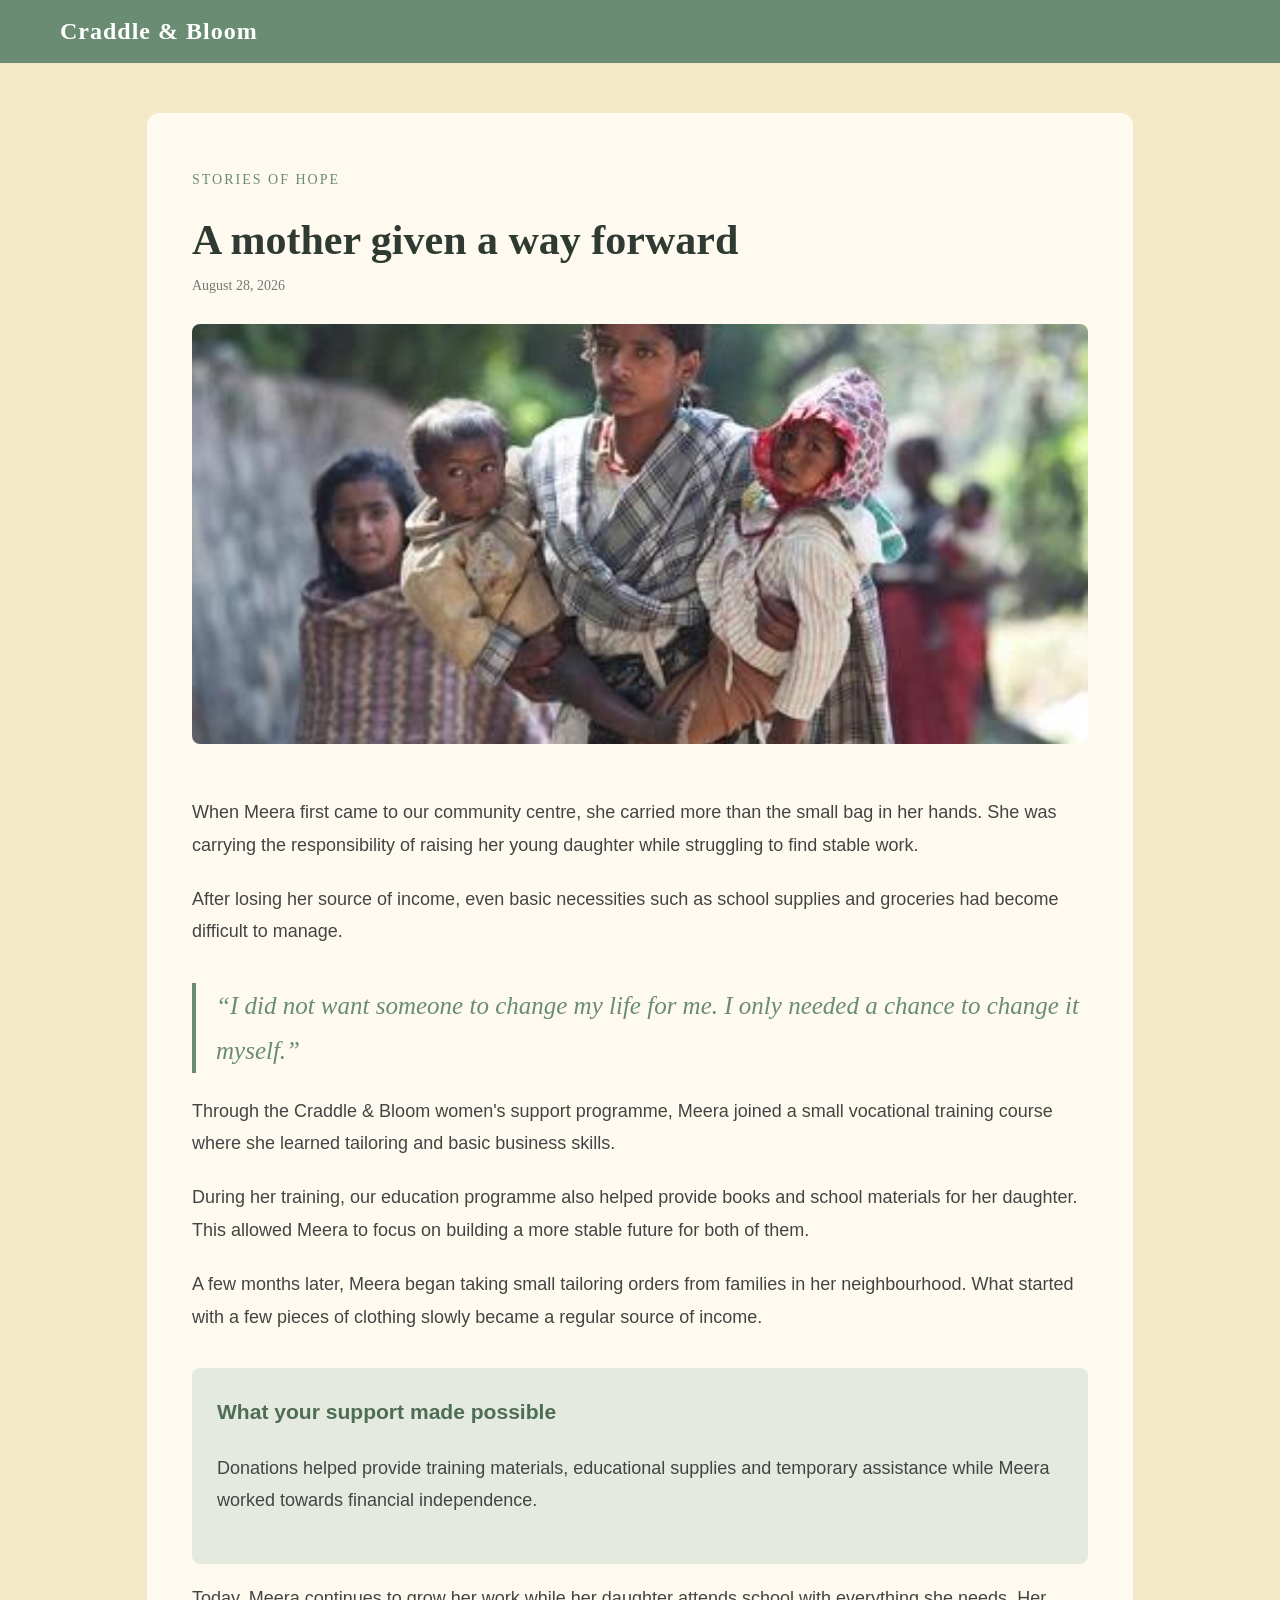
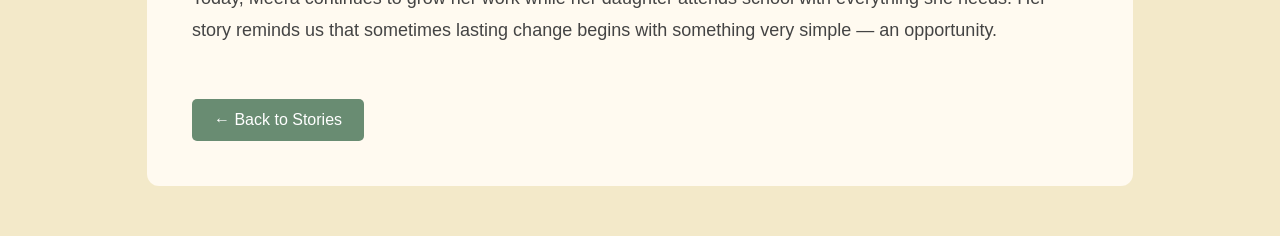
<file: women.html>
<!DOCTYPE html>
<html>
<head>
    <title>Story - Craddle & Bloom</title>

    <style>
        body {
            margin: 0;
            background-color: #F3E9C9;
            font-family: Georgia, 'Times New Roman', serif;
            color: #2f3a32;
        }

        .navbar {
            background-color: #698C72;
            padding: 18px 60px;
        }

        .navbar h2 {
            margin: 0;
            color: white;
            letter-spacing: 1px;
        }

        .blog {
            width: 70%;
            margin: 50px auto;
            background-color: #fffaf0;
            padding: 45px;
            border-radius: 12px;
        }

        .category {
            color: #698C72;
            font-size: 14px;
            letter-spacing: 2px;
            text-transform: uppercase;
        }

        h1 {
            font-size: 42px;
            margin-bottom: 10px;
        }

        .date {
            color: #777;
            font-size: 14px;
            margin-bottom: 30px;
        }

        .story-image {
            width: 100%;
            height: 420px;
            object-fit: cover;
            border-radius: 8px;
            margin-bottom: 30px;
        }

        .story-text {
            font-family: Arial, sans-serif;
            font-size: 18px;
            line-height: 1.8;
            color: #444;
        }

        .story-text p {
            margin-bottom: 22px;
        }

        .quote {
            font-family: Georgia, serif;
            font-size: 25px;
            font-style: italic;
            color: #698C72;
            border-left: 4px solid #698C72;
            padding-left: 20px;
            margin: 35px 0;
        }

        .highlight {
            background-color: #e4eadf;
            padding: 25px;
            margin-top: 35px;
            border-radius: 8px;
        }

        .highlight h3 {
            margin-top: 0;
            color: #4e6d56;
        }

        .back {
            display: inline-block;
            margin-top: 30px;
            text-decoration: none;
            color: white;
            background-color: #698C72;
            padding: 12px 22px;
            border-radius: 5px;
            font-family: Arial, sans-serif;
        }

        .back:hover {
            background-color: #52705a;
        }

        
    </style>
</head>

<body>

    <div class="navbar">
        <h2>Craddle & Bloom</h2>
    </div>


    <div class="blog">

        <p class="category">Stories of Hope</p>

        <h1>A mother given a way forward</h1>

        <p class="date">August 28, 2026</p>


        <img src="women.jpeg" 
             alt="Mother and child"
             class="story-image">


        <div class="story-text">

            <p>
                When Meera first came to our community centre, she carried
                more than the small bag in her hands. She was carrying the
                responsibility of raising her young daughter while struggling
                to find stable work.
            </p>

            <p>
                After losing her source of income, even basic necessities
                such as school supplies and groceries had become difficult
                to manage.
            </p>

            <p class="quote">
                “I did not want someone to change my life for me.
                I only needed a chance to change it myself.”
            </p>

            <p>
                Through the Craddle & Bloom women's support programme,
                Meera joined a small vocational training course where she
                learned tailoring and basic business skills.
            </p>

            <p>
                During her training, our education programme also helped
                provide books and school materials for her daughter.
                This allowed Meera to focus on building a more stable future
                for both of them.
            </p>

            <p>
                A few months later, Meera began taking small tailoring orders
                from families in her neighbourhood. What started with a few
                pieces of clothing slowly became a regular source of income.
            </p>


            <div class="highlight">

                <h3>What your support made possible</h3>

                <p>
                    Donations helped provide training materials, educational
                    supplies and temporary assistance while Meera worked
                    towards financial independence.
                </p>

            </div>


            <p>
                Today, Meera continues to grow her work while her daughter
                attends school with everything she needs. Her story reminds
                us that sometimes lasting change begins with something very
                simple — an opportunity.
            </p>

        </div>


        <a href="1blogs.html" class="back">
            ← Back to Stories
        </a>

    </div>


    

</body>
</html>
</file>
<file: style.css>
.html {
    scroll-behavior: smooth;
    scroll-padding-top: 80px; /* Prevents sticky headers from covering target cards */
    
}

*{
    margin: 0;
    padding: 0;
    font-family: "Inter", sans-serif;
}


.header {
    min-height: 100vh;
    width: 100%;
    background-image: linear-gradient(
        rgba(0, 0, 0, 0.5),
        rgba(0, 0, 0, 0.5)
    ),
    url("shelter.jpg");

    background-position: center;
    background-size: cover;
    position: relative;
}

.nav{
    width: 100%;
    display: flex;
    padding: 20px 40px;
    justify-content: space-between;
    align-items: center;
    box-sizing: border-box;
}

nav a{
    display: flex;
    align-items: center;
}

nav img{
    width: 80px;
    height: auto;
    display: block;
}

.nav-links{
    flex: 1;
    text-align: right;
}

.nav-links ul li{
    list-style: none;
    display: inline-block;
    padding: 8px 12px;
    position: relative;
}

.nav-links ul li a{
    color: #fff;
    text-decoration: none;
    font-size: 13px;

}

.nav-links ul li::after{
    content: '';
    width: 0%;
    height: 2px;
    background: #d9b573;
    display: block;
    margin: auto;
}

.nav-links ul li:hover::after{
   width: 100%; 
   transition: 0.3s;
}

.text-box{
    width: 90%;
    color: #fff;
    position: absolute;
    top: 50%;
    left: 50%;
    transform: translate(-50%,-50%);
    text-align: center;
}

.text-box h1{
    font-size: 62px;
}

.text-box p{
    margin: 10px 0 40px;
    font-size: 14px;
    color: #fff;
}

.hero-btn{
    display: inline-block;
    text-decoration: none;
    color: #fff;
    border: 1px solid #fff;
    padding: 12px 34px;
    font-size: 13px;
    position: relative;
    cursor: pointer;
    background: transparent;
    
}

.hero-btn:hover{
    border: 1px solid #D97059;
    background: #D97059;
    transition: 0.5s;
}

/*------------Statistics section--------------->*/
.stats-section{
    padding: 60px 20px;
    background-color: #d9b573;
}

.stats-box{
    max-width: 1100px;
    margin: 0 auto;
    display: flex;
    justify-content: space-around;
    flex-wrap: wrap;
    gap: 25px;
}
.stat-item{
    text-align: center;
    flex: 1;
    min-width: 250px;
}

.stat-num{
    display: block;
    font-size: 3rem;
    font-weight: bold;
    color: black;
    margin-bottom: 10px;
}

.stat-lbl{
    font-size: 1.1rem;
    color: #333;
    margin: 0;
    text-transform: uppercase;
    letter-spacing: 1px;
}

/*------------Programs & Services section--------------->*/

.prog-section{
    padding: 60px 20px;
    background-color: #d9d3c1;
}

.prog-header{
    text-align: center;
    max-width: 600px;
    margin: 0 40px auto;
}

.prog-header h2{
    font-size: 2.2rem;
    color: #D97059;
    margin-bottom: 10px;
}

.prog-header p{
    color:#333;
    font-size: 1.1rem;
    line-height: 1.5;
}

.prog-grid{
    max-width: 1200px;
    margin: 0 auto;
    display: flex;
    flex-wrap: wrap;
    gap: 30px;
}

.prog-card{
    background: #fff;
    border-radius: 8px;
    overflow: hidden;
    box-shadow: 0 4px 15px rgba(0, 0, 0, 0.05);
    border: 1px solid #eee;
    transition: 0.3s;
}

.prog-card:hover{
    transform: translateY(-3px);
}

.prog-img img{
    width: 100%;
    height: 500px;
    object-fit: cover;
    display: block;
}

.prog-body{
    padding: 25px;
}

.prog-body a{
    color:#D97059;
}

.prog-body h3{
    margin: 0 0 12px 0;
    font-size: 1.4rem;
    color: #76a1a6;
}

.prog-body p{
    color: #333;
    line-height: 1.6;
    font-size:0.95rem;
    margin-bottom: 20px;
}

.prog-link{
    color: #76a1a6;
    text-decoration: none;
    font-weight: bold;
    font-size: 0.95rem;
    transition: color 0.2s;
}

.prog-link:hover{
    color: #D97059;
    text-decoration: underline;
}

/*------------Stories section--------------->*/
.story-section{
    padding: 60px 20px;
    background-color: #d9d3c1;
}

.story-container{
    max-width: 900px;
    margin: 0 auto;
    display: flex;
    flex-wrap: wrap;
    align-items: center;
    gap: 40px;
}

.story-profile{
    flex: 1;
    min-width: 250px;
    text-align: center;
}

.story-profile img{
    width: 200px;
    height: 200px;
    border-radius: 50%;
    object-fit: cover;
    border: 4px solid #698c72;
    margin-bottom: 15px;
}

.story-profile h3{
    color: #D97059;
    font-size: 0.9rem;
}

.story-profile span{
    color: #D97059;
    font-size: 0.9rem;
}

.story-content{
    flex: 2;
    min-width: 300px;
}

.story-quote{
    font-size: 1.4rem;
    line-height: 1.6;
    color: #333;
    font-style: italic;
    margin: 0 0 20px 0;
    position: relative;
}

.story-badge{
    display: inline-block;
    background-color: #698c72;
    color: #fff;
    padding: 6px 15px;
    border-radius: 20px;
    font-size: 0.84rem;
    font-weight: bold;
    text-transform: uppercase;
    letter-spacing: 0.5px;
}
/*--------TRANSPERANCY--------*/

.trust-section{
    padding: 60px 20px;
    background-color: #fff;
}

  .trust-container {
    max-width: 1000px;
    margin: 0 auto;
    display: flex;
    flex-wrap: wrap;
    gap: 50px;
    align-items: center;
  }
  .trust-info {
    flex: 1;
    min-width: 300px;
  }
  .trust-info h2 {
    font-size: 2.2rem;
    color: #333;
    margin: 0 0 15px 0;
  }
  .trust-info p {
    color: #333;
    line-height: 1.6;
    font-size: 1.05rem;
    margin-bottom: 25px;
  }
  .trust-btn {
    display: inline-block;
    padding: 12px 24px;
    background-color: #698c72;
    color: #ffffff;
    text-decoration: none;
    border-radius: 4px;
    font-weight: bold;
    font-size: 0.95rem;
    transition: background 0.2s;
    align-items:end;
  }
  .trust-btn:hover {
    background-color: #D97059;
  }
  .trust-chart {
    flex: 1;
    min-width: 300px;
  }
  .bar-item {
    margin-bottom: 20px;
  }
  .bar-lbl {
    display: flex;
    justify-content: space-between;
    margin-bottom: 8px;
    font-size: 0.95rem;
    color: #333;
  }
  .bar-bg {
    background-color: #d9b573;
    height: 12px;
    border-radius: 6px;
    overflow: hidden;
  }
  .bar-fill {
    background-color: #D97059;
    height: 100%;
    border-radius: 6px;
  }

  /*                                                    AREAS OF WORK                                       */
  
  /*        navigation          */
  .nav h2{
    color: #fff;
    margin: 0;
  }

   /*        dropdown          */

   .dropdown{
    position: relative;
   }

   .dropdown-menu{
    position: absolute;
    top: 100%;
    right: 0;
    background: #fff;
    min-width: 190px;
    padding:10px 0;
    border-radius: 9px;
    box-shadow: 0 9px 0 rgba(0, 0, 0, 0.05);
    opacity: 0;
    visibility: hidden;
    transition: 0.3s;
}

.dropdown-menu a{
    display: block;
    color: #333 !important;
    padding: 12px 8px;
    text-align: left;
    font-size: 13px;
}

.dropdown-menu a:hover{
    background: #d9d3c1;
    color:#D97059;
}

.dropdown:hover .dropdown-menu{
    opacity:1;
    visibility: visible;
    transform: translateY(0);
}

.areas-hero{
    min-height: 430px;
    display: flex;
    justify-content: center;
    align-items: center;

    text-align: center;

    background: linear-gradient(
        rgba(25, 40, 32, 0.70),
        rgba(25, 40, 32, 0.70)
    ),
    url(areas-hero.jpg);
    background-size: cover;
    background-position: center;
}

.hero-content{
    max-width: 750px;
    padding: 40px 20px;
    color: white;
}

.small-heading, .section-label{
    color:#D97059;
    font-size: 13px;
    font-weight: 600;
    letter-spacing: 3px; 
    margin-bottom: 15px;
}

.hero-content h1{
    font-size: 64px;
    margin: 10px 0 20px;
}

.hero-content h1 span{
    color: #d9b573;
}

.hero-content p{
    font-size: 17px;
    line-height: 1.8;
}

.areas-intro{
    max-width: 850px;
    margin: auto;
    padding: 90px 25px 70px;
    text-align: center;
}

.areas-intro h2{
    font-size: 38px;
    color:#698c72;
    margin: 10px 0 20px;
}


.areas-intro h2 span{
    color: #76a1a6;
}

.intro-text{
    color: #666;
    font-size: 16px;
    line-height: 1.8;
}

.work-section{
    background: #d9d3c1;
    padding: 80px 9%;
    text-align: center;
}

.work-grid{
    max-width: 1200px;
    margin: 40px auto 0;
    display: grid;
    grid-template-columns: repeat(3,1fr);
    gap: 28px;
    text-align: left;
}

.work-card{
    background: white;
    border-radius: 9px;
    overflow: hidden;
    box-shadow: 0 5px 20px rgba(0, 0, 0, 0.7);
    transition: 0.3s;
}

.work-card:hover{
    transform: translateY(-8px);
    box-shadow:0 15px 30px rgba(0, 0, 0, 0.1);
}

.card-image{
    height: 210px;
    overflow: hidden;
}
.card-image img{
    width: 100%;
    height: 100%;
    object-fit: cover;
    transition: 0.4s;
}

.work-card:hover .card-image img{
    transform: scale(1.05);
}

.card-content{
    padding: 25px;
}

.card-content span{
    color:#D97059;
    font-size: 22px;
    margin: 8px 0 12px;
}

.card-content p{
    color: #333;
    font-size: 14px;
    line-height: 1.7;
}

.card-content button{
    border: none;
    background: none;
    padding: 0;
    color:#D97059;
    font-size: 14px;
    font-weight: 600;
    cursor: pointer;
}

.help-section{
    min-height: 400px;
    display: flex;
    align-items: center;
    padding: 70px 10%;
    background:linear-gradient(
        rgba(35, 52, 43, 0.92),
        rgba(35, 52,43,0.92)
    ),
    url("help.jpg");
    background-size: cover;
    background-position: center;
}

.help-text{
    max-width:600px;
    color:white;
}

.help-text h2{
    font-size: 42px;
    margin: 10px 0 20px;
}

.help-text h2 span{
    color: #D97059;
}

.help-text p:not(.section-label){
    color:#e0e0e0;
    line-height: 1.8;
    margin-bottom: 30px;
}

.help-button{
    display: inline-block;
    background: #D97059;
    color: #26382e;
    padding: 13px 25px;
    text-decoration: none;
    font-size: 13px;
    font-weight: 700;
    border-radius: 4px;
    transition: 0.3s;
}

.help-button:hover{
    background: white;
}

footer{
    background: #18251f;
    color: white;
    text-align: center;
    padding: 45px 20px;
}

footer h2{
    margin-bottom: 8px;
}

footer p{
    color: #bbb;
    font-size: 13px;
}

.footer-col p{
    color: #e0e0e0;
    font-size: 7px;
    margin-bottom: 8px;
    line-height: 1;
}


.areas-header{
    background-image:
    url("women-areas.jpg");
    background-size: cover;
    background-position: center;
    
   
  }

  .blogs-header{
    background-image: linear-gradient(
        rgba(0, 0, 0, 0.5),
        rgba(0, 0, 0, 0.5)),
        url(blogs-banner.jpeg) !important;
    background-size: cover;
    background-position: center;
    
   
  }

  .contact-header{
    background-image: linear-gradient(
        rgba(0, 0, 0, 0.5),
        rgba(0, 0, 0, 0.5)),
        url(contact.jpeg) !important;
    background-size: cover;
    background-position: center;
    
   
  }
/*------------ACTIVE DRIVES STYLING--------------->*/

/* Drives Banner Background */
.header.drives-header {
    background-image: linear-gradient(
        rgba(0, 0, 0, 0.55),
        rgba(0, 0, 0, 0.55)
    ),
    url('image 3.jpg') !important;
    background-size: cover;
    background-position: center;
}

/* Campaign Progress Bar Components */
.drive-progress {
    margin: 15px 0;
}

.drive-progress .bar-bg {
    background-color: #e5dfd3;
    height: 10px;
    border-radius: 5px;
    overflow: hidden;
    margin-bottom: 8px;
}

.drive-progress .bar-fill {
    background-color: #D97059;
    height: 100%;
    border-radius: 5px;
}

.drive-progress .bar-lbl {
    display: flex;
    justify-content: space-between;
    font-size: 12px;
    color: #555;
    font-weight: 600;
}
</file>
